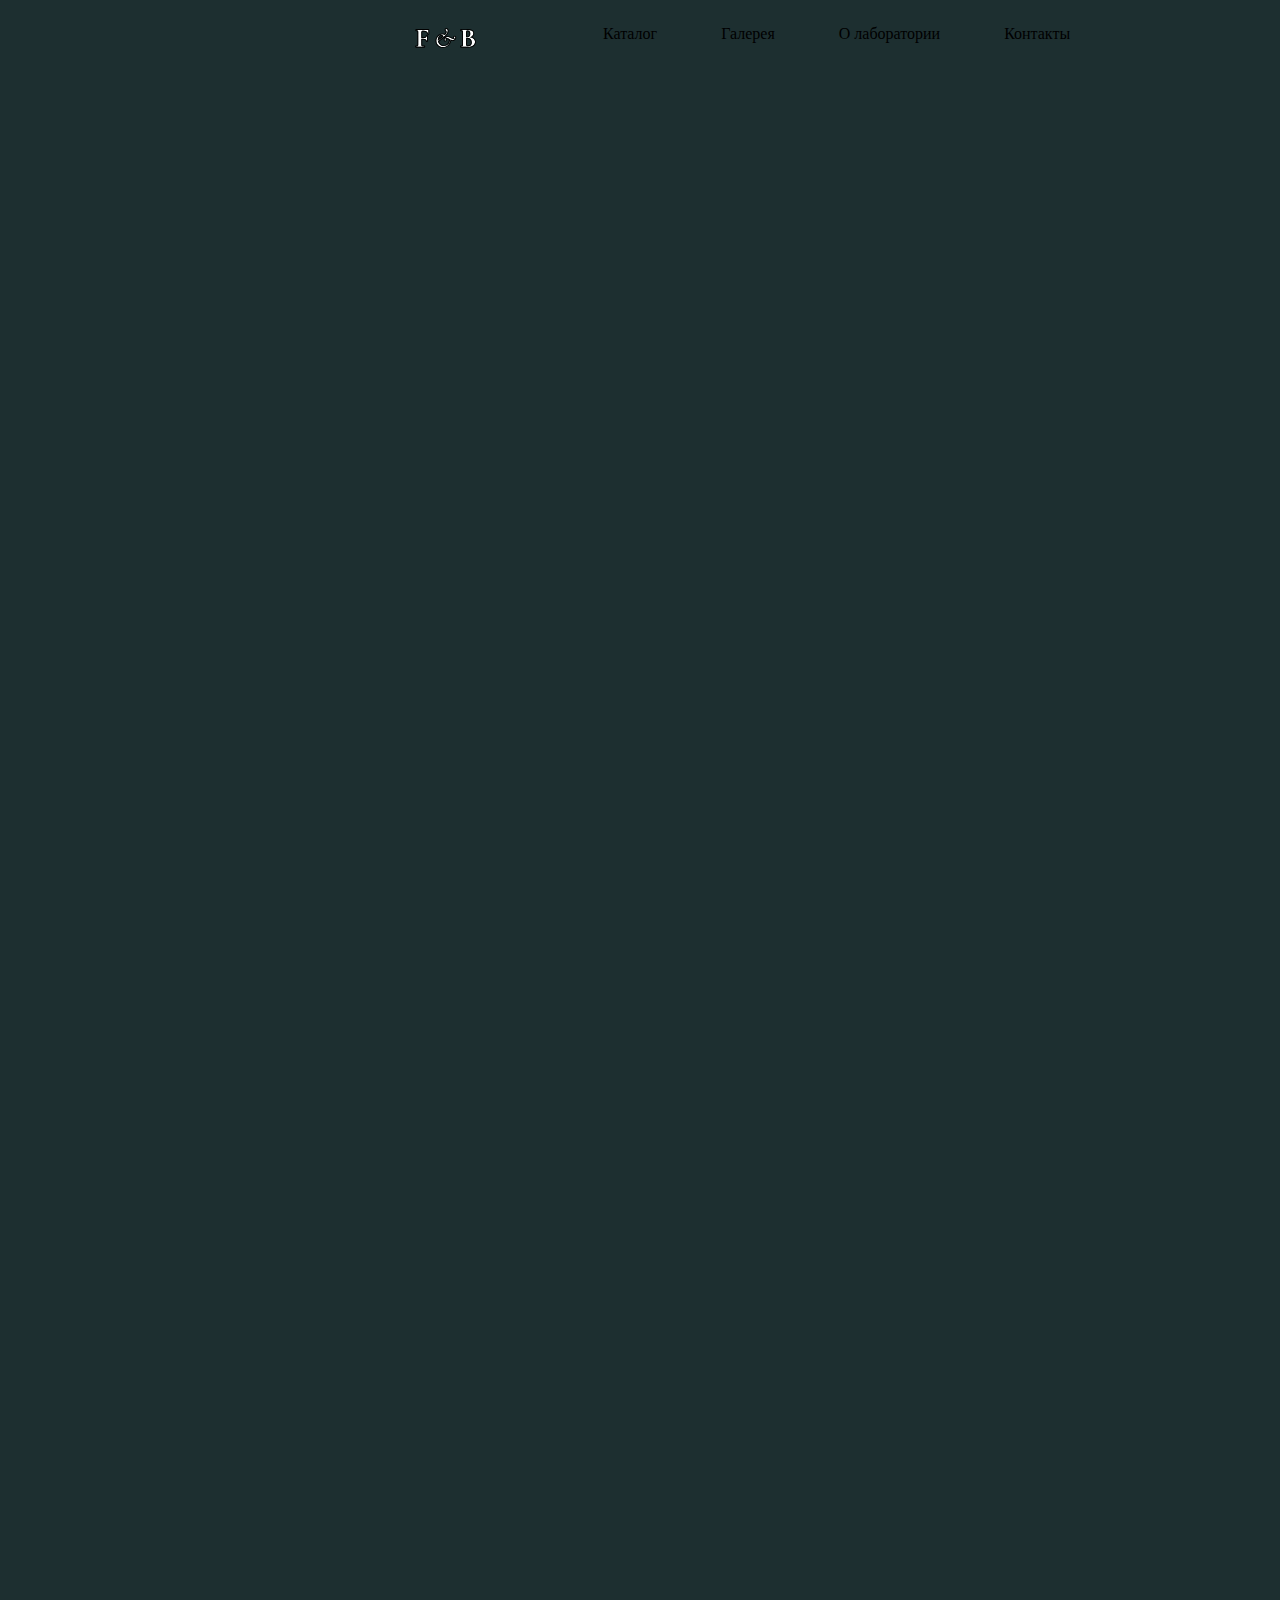
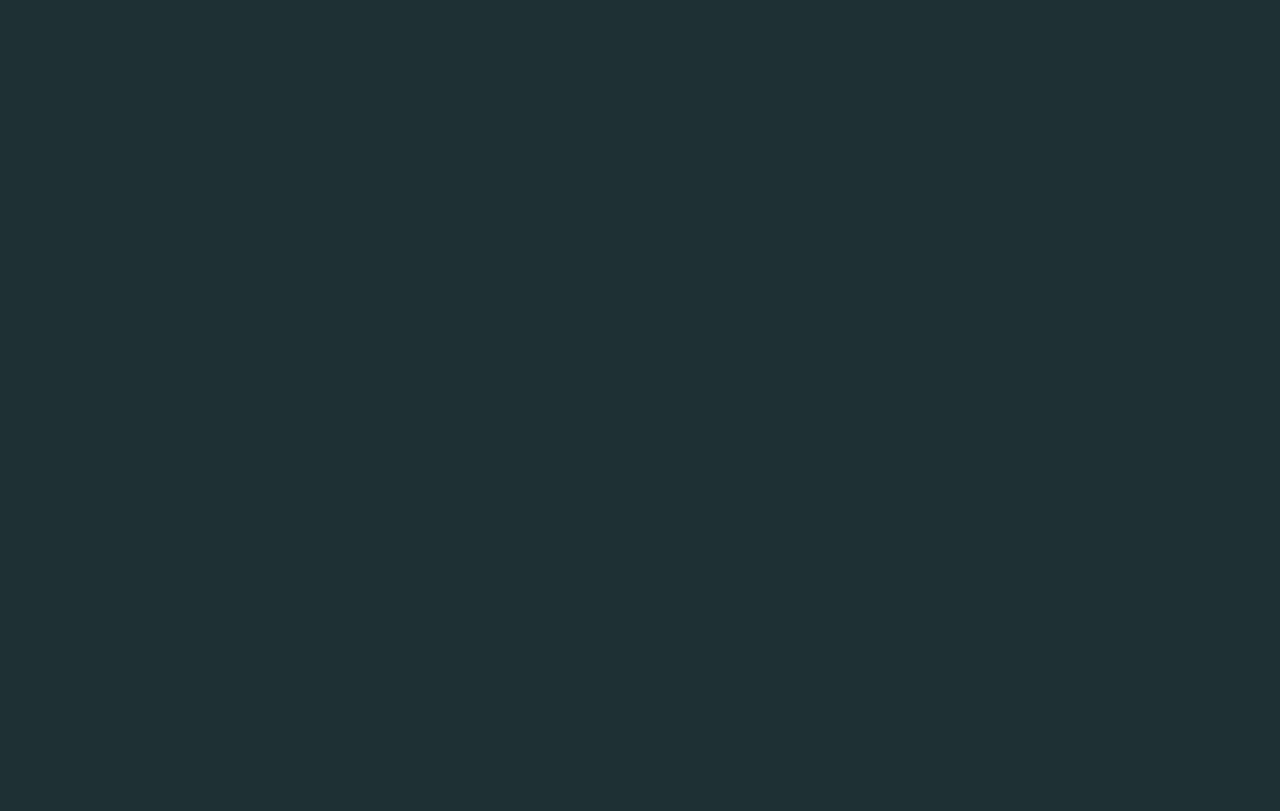
<file: Website/HTML/index.html>
<!DOCTYPE html>
<html lang="en">
<head>
    <meta charset="UTF-8">
    <meta name="viewport" content="width=device-width, initial-scale=1.0">
    <title>Document</title>
    <link rel="stylesheet" href="style.css">
</head>

<body>

 <header>

        <img class="header-logo1" src="../IMAGES/logo.svg">

        <ul class="header-window-text1">
            <a>Каталог</a>
            <a>Галерея</a>
            <a>О лаборатории</a>
            <a>Контакты</a>
        </ul>

        <img class="header-search" src="../IMAGES/search.svg">

        <img class="header-sing-in" src="../IMAGES/log-in.svg">

 </header>

 <main>

    <img src="../IMAGES/first page.png">



 </main>

</body>

</html>
</file>
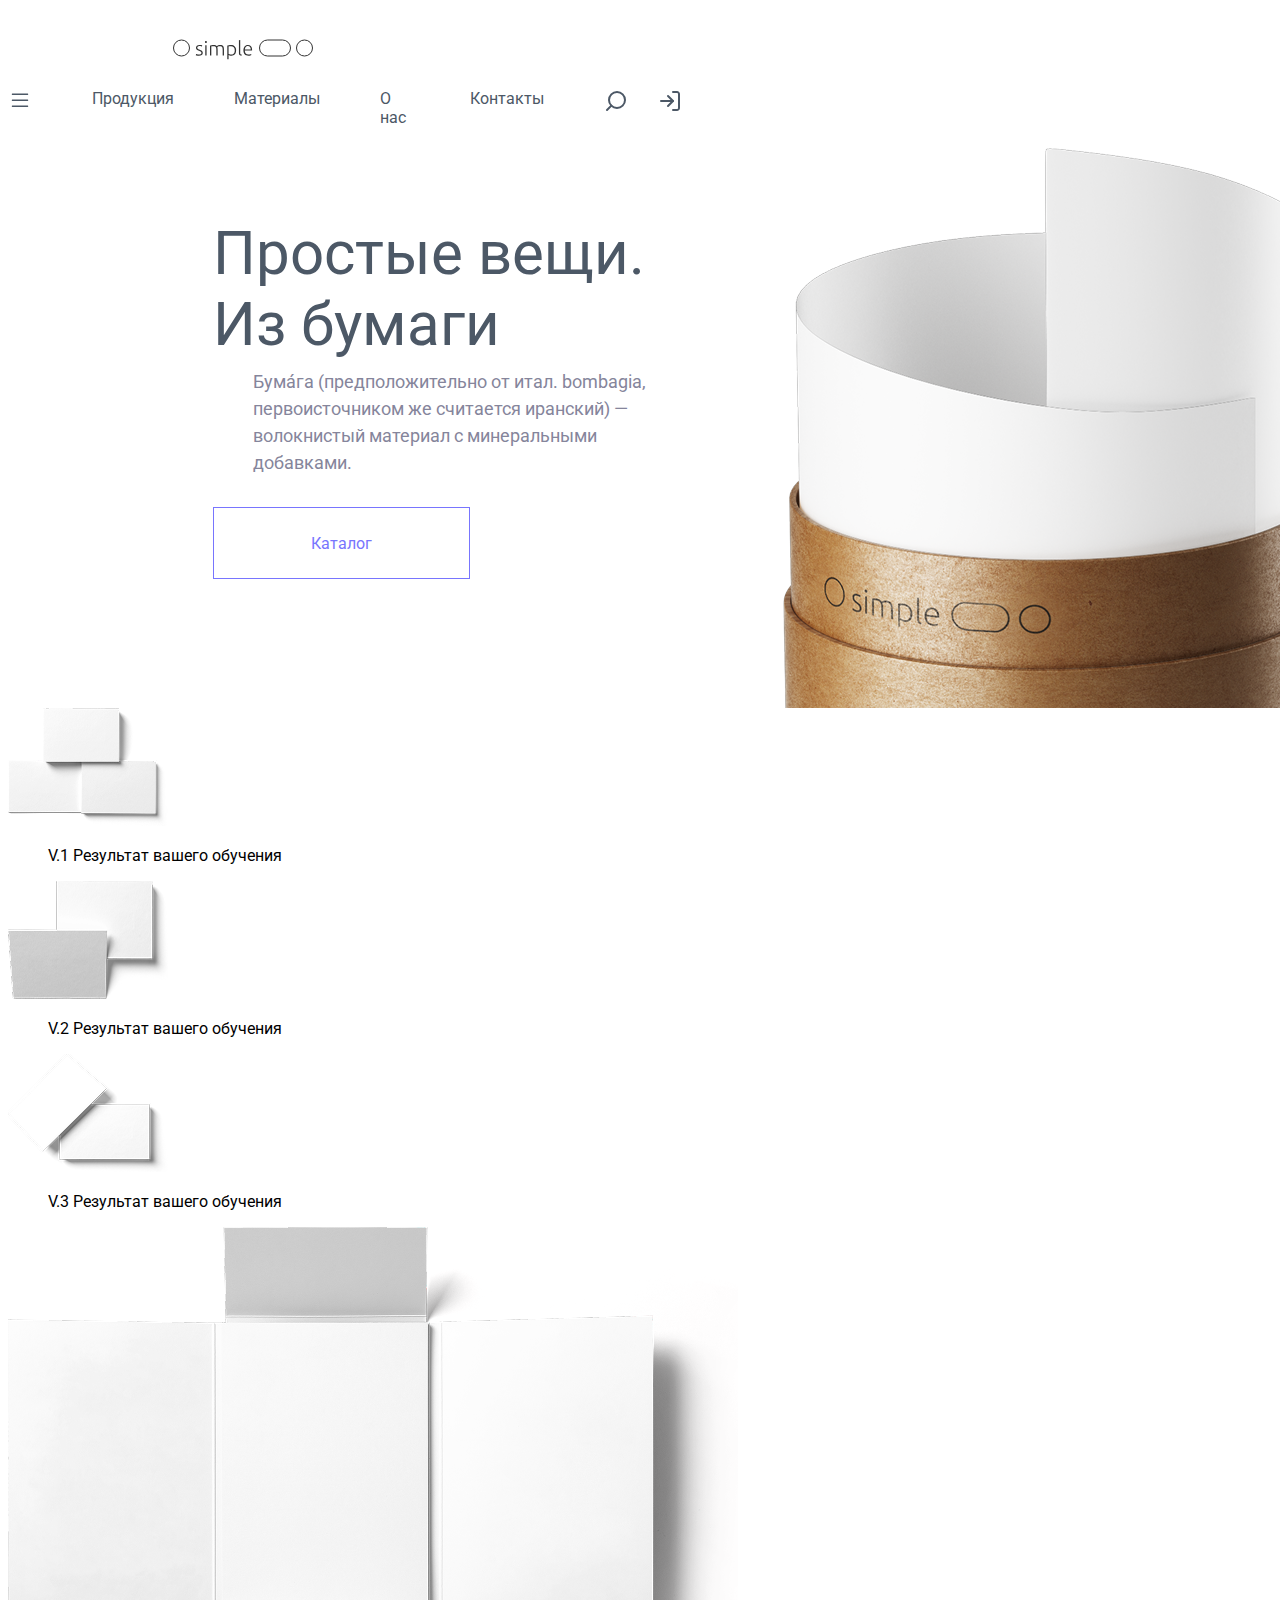
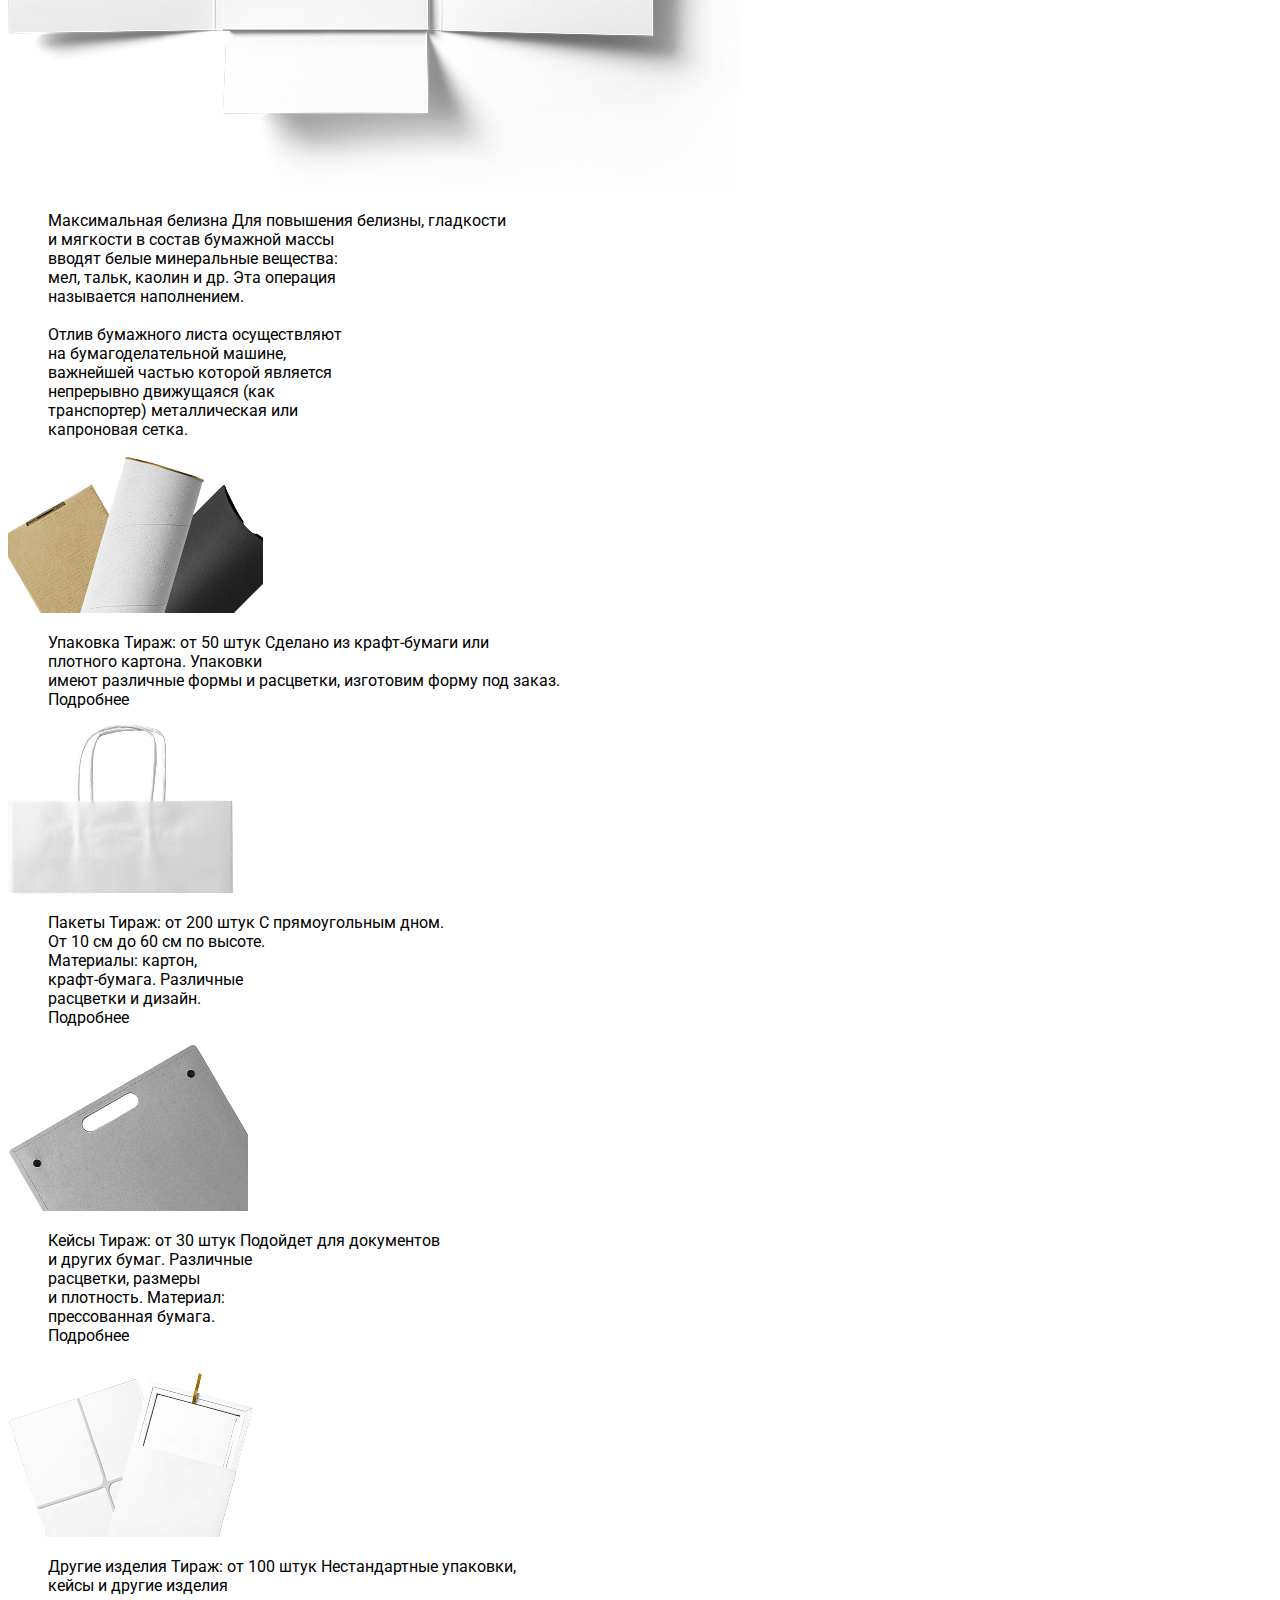
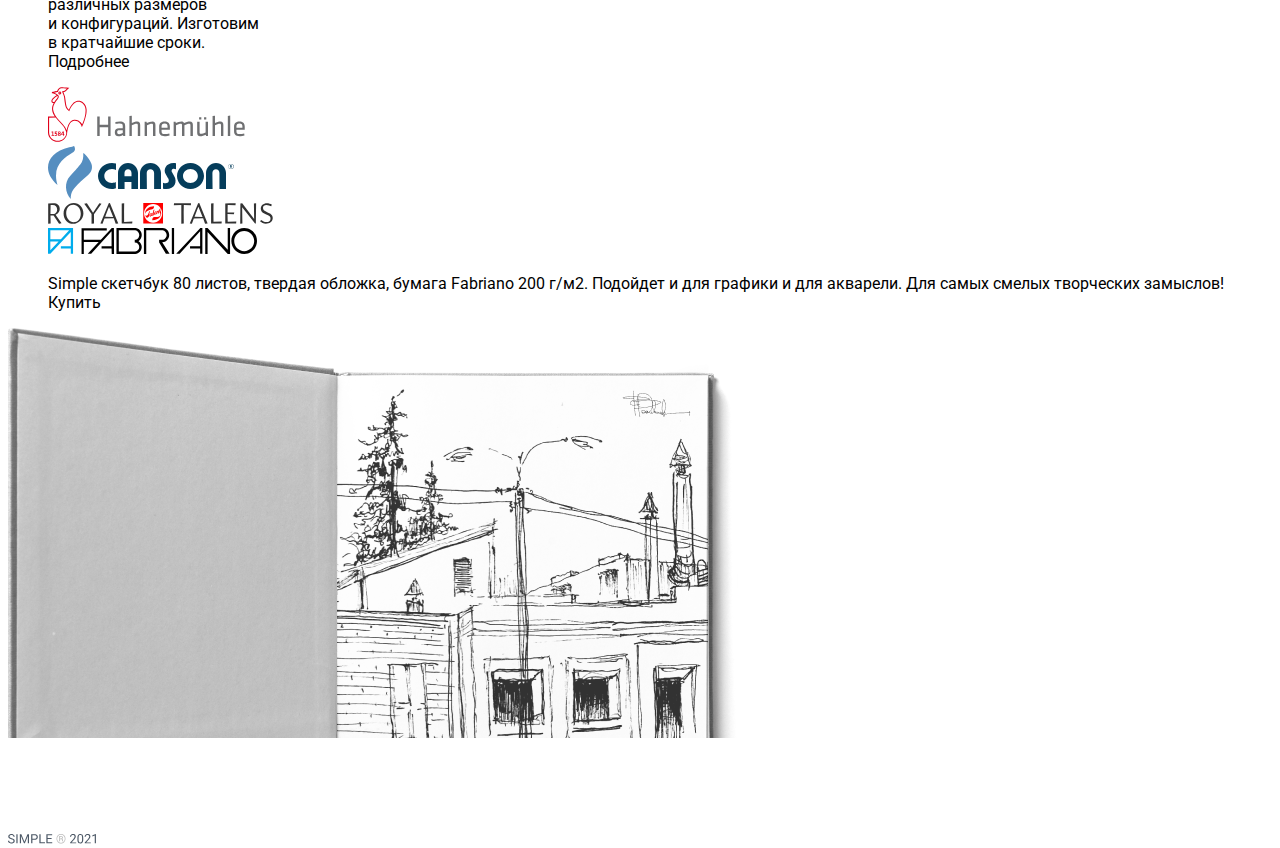
<file: Site-for-Grishin-main/Website/HTML/index.html>
<!DOCTYPE html>
<html lang="en">
<head>
    <meta charset="UTF-8">
    <meta name="viewport" content="width=device-width, initial-scale=1.0">
    <title>Document</title>
        <link rel="stylesheet" href="style.css">
</head>
<body>

<header>

    <div class="header-menu-mobile">

        <div class="header-logo">
            <img src="../IMAGES/logo.svg">
        </div>

        <ul class="header-menu">

            <img class="header-list-mobile" src="../IMAGES/List.svg">

            <a class="header-menu-text">Продукция</a>
            <a class="header-menu-text">Материалы</a>
            <a class="header-menu-text">О нас</a>
            <a class="header-menu-text">Контакты</a>

            <ul class="header-menu-icon">
                <img src="../IMAGES/Search.svg">
                <img src="../IMAGES/log_in.svg">
            </ul>
        </ul>

    </div>

</header>
  
<main>

<!-- Page 1-->

    <div class="main-image-wd1">

        <ul class="main-image-text-wd1">

            <a class="main-image-text1">
                Простые вещи.<br>
                Из бумаги
            </a>

            <ul class="main-image-undertext1-wd">

                 <a class="main-image-undertext1">

                    Бума́га (предположительно от итал. bombagia,
                    первоисточником же считается иранский) —
                    волокнистый материал с минеральными
                    добавками. 

                </a>

            </ul>

            <div class="main-image-buttom1">

                <a>Каталог</a>

            </div>    

        </ul>


        <div class="main-image1">

            <img src="../IMAGES/page 1 image.png">

        </div>

    </div>


<!-- Page 2-->

    <div class="main-page2">

        <div class="main-first-image2">

            <div class="main-first-inimage2 ">
            
                 <div class="main-first-underinimage2">

                    <img class="main-first-underimage2" src="../IMAGES/page-2-image-1.png">

                    <ul class="main-first-undertext2">

                        <a class="main-textcolor2">
                             V.1
                        </a>

                        <a class="main-undertextcolor2">
                             Результат вашего обучения
                        </a>

                     </ul> 

                </div>

            </div>

                
            
            <div class="main-second-inimage2">

                <div class="main-second-underinimage2">

                    <img class="main-second-underimage2" src="../IMAGES/page-2-image-2.png">

                    <ul class="main-second-undertext2">

                        <a class="main-textcolor2">
                            V.2
                        </a>

                        <a class="main-undertextcolor2">
                            Результат вашего обучения
                        </a>

                     </ul>

                </div>  

            </div>
   


            <div class="main-third-inimage2">

                <div class="main-third-underinimage2">

                    <img class="main-third-underimage2" src="../IMAGES/page-2-image-3.png">

                    <ul class="main-third-undertext2">

                        <a class="main-textcolor2">
                             V.3
                        </a>

                        <a class="main-undertextcolor2">
                            Результат вашего обучения
                        </a>

                    </ul>
                    
                </div>   

             </div>



        </div>
    
        <div class="main-second-image-wd2-1">

            <img class="main-second-image2-1" src="../IMAGES/page 2 image.png">

            <ul class="main-second-text-wd2-1">
                
                <a class="main-second-textlogo2-1">
                    Максимальная белизна
                </a>

                <a class="main-second-text2-1">
                    Для повышения белизны, гладкости <br>
                    и мягкости в состав бумажной массы <br> 
                    вводят белые минеральные вещества: <br>
                    мел, тальк, каолин и др. Эта операция <br>
                    называется наполнением.<br>
                    <br>
                   Отлив бумажного листа осуществляют <br>
                    на бумагоделательной машине,<br>
                    важнейшей частью которой является <br>
                    непрерывно движущаяся (как <br>
                    транспортер) металлическая или <br>
                    капроновая сетка.
                </a>

            </ul>

        </div>
    
    </div>


<!--Page 3-->

<div class="main-page3">

    <div class="main-third-image3-1">

        <div class="main-third-images-background">

             <img src="../IMAGES/page-3-1-image.png">

        </div>

        <ul class="main-third-image-wd3">

            <a class="main-third-text-logo3">
                Упаковка
            </a>        

            <a class="main-third-text-underlogo3">
                Тираж: от 50 штук
            </a>

            <a class="main-third-text-base3">
                Сделано из крафт-бумаги или<br>
                плотного картона. Упаковки<br>
                имеют различные формы и расцветки, изготовим форму под заказ.
            </a>

                <div class="main-third-image-buttom3">

                    <a>Подробнее</a>

                </div>   

        </ul>

    </div>


    <div class="main-third-image3-2">
        
        <div class="main-third-images-background">

            <img src="../IMAGES/page-3-2-image.png">

        </div>  

        <ul class="main-third-image-wd3">

            <a class="main-third-text-logo3">
                Пакеты
            </a>

            <a class="main-third-text-underlogo3">
                Тираж: от 200 штук
            </a>

            <a class="main-third-text-base3">
                С прямоугольным дном.<br>
                От 10 см до 60 см по высоте. <br>
                Материалы: картон,<br>
                крафт-бумага. Различные<br>
                расцветки и дизайн.
            </a>

                <div class="main-third-image-buttom3">

                    <a>Подробнее</a>

                </div>   

        </ul>

    </div>


    <div class="main-third-image3-3">
        
        <div class="main-third-images-background">

            <img src="../IMAGES/page-3-3-image.png">

        </div>
        
        <ul class="main-third-image-wd3">

            <a class="main-third-text-logo3 ">
                Кейсы
            </a>

            <a class="main-third-text-underlogo3">
                Тираж: от 30 штук
            </a>

            <a class="main-third-text-base3">
                Подойдет для документов <br>
                и других бумаг. Различные <br>
                расцветки, размеры <br>
                и плотность. Материал: <br>
                прессованная бумага.
            </a>

                <div class="main-third-image-buttom3">

                    <a>Подробнее</a>

                </div>   

        </ul>

    </div>


    <div class="main-third-image3-4">

        <div class="main-third-images-background">

             <img src="../IMAGES/page-3-4-image.png">

        </div>

        <ul class="main-third-image-wd3">

            <a class="main-third-text-logo3 ">
                Другие изделия
            </a>

            <a class="main-third-text-underlogo3">
                Тираж: от 100 штук
            </a>

            <a class="main-third-text-base3">
                Нестандартные упаковки,<br>
                кейсы и другие изделия <br>
                различных размеров <br>
                и конфигураций. Изготовим <br>
                в кратчайшие сроки.
            </a>

                <div class="main-third-image-buttom3">

                    <a>Подробнее</a>

                </div>   

        </ul>

    </div>

</div>

<!--Page 4-->

<ul class="main-page4">


    <div class="main-four-image-wd4">

        <img src="../IMAGES/logo1.svg">

    </div>


    <div class="main-four-image-wd4">
        
        <img src="../IMAGES/logo2.svg">

    </div>


    <div class="main-four-image-wd4">
        
        <img src="../IMAGES/logo3.svg">

    </div>



    <div class="main-four-image-wd4">
        
        <img src="../IMAGES/logo4.svg">

    </div>


</ul>

<!--Page 5-->

<div class="main-page5">

        <ul class="main-five-image-wd5">

            <a class="main-five-text-logo5 ">
                Simple скетчбук
            </a>

            <a class="main-five-text-base5">
            80 листов, твердая обложка, бумага  Fabriano 200 г/м2. Подойдет и для графики и для акварели. Для самых смелых творческих замыслов!
            </a>

                <div class="main-five-text-button-wd5">

                    <a class="main-five-text-button5">Купить</a>

                </div>   

        </ul>


    <div class="main-five-base-image-wd5">

        <img src="../IMAGES/page 5 image.png">

    </div>


    

</div>


<!--Footer-->

<footer>

    <div class="footer-wd">

        <div class="footer-logo-wd">
            
            <img clas="footer-logo" src="../IMAGES/Logo white.svg">

        </div>

        <ul class="footer-images">

            <img src="../IMAGES/facebook.svg">
            <img src="../IMAGES/Twitter.svg">
            <img src="../IMAGES/instagram.svg">
            <img src="../IMAGES/youtube.svg">

        </ul>

    </div>

        <div class="end-logo">

            <img src="../IMAGES/Simple ® 2021.svg">

        </div>

</footer>

</main>

</body>

</html>
</file>
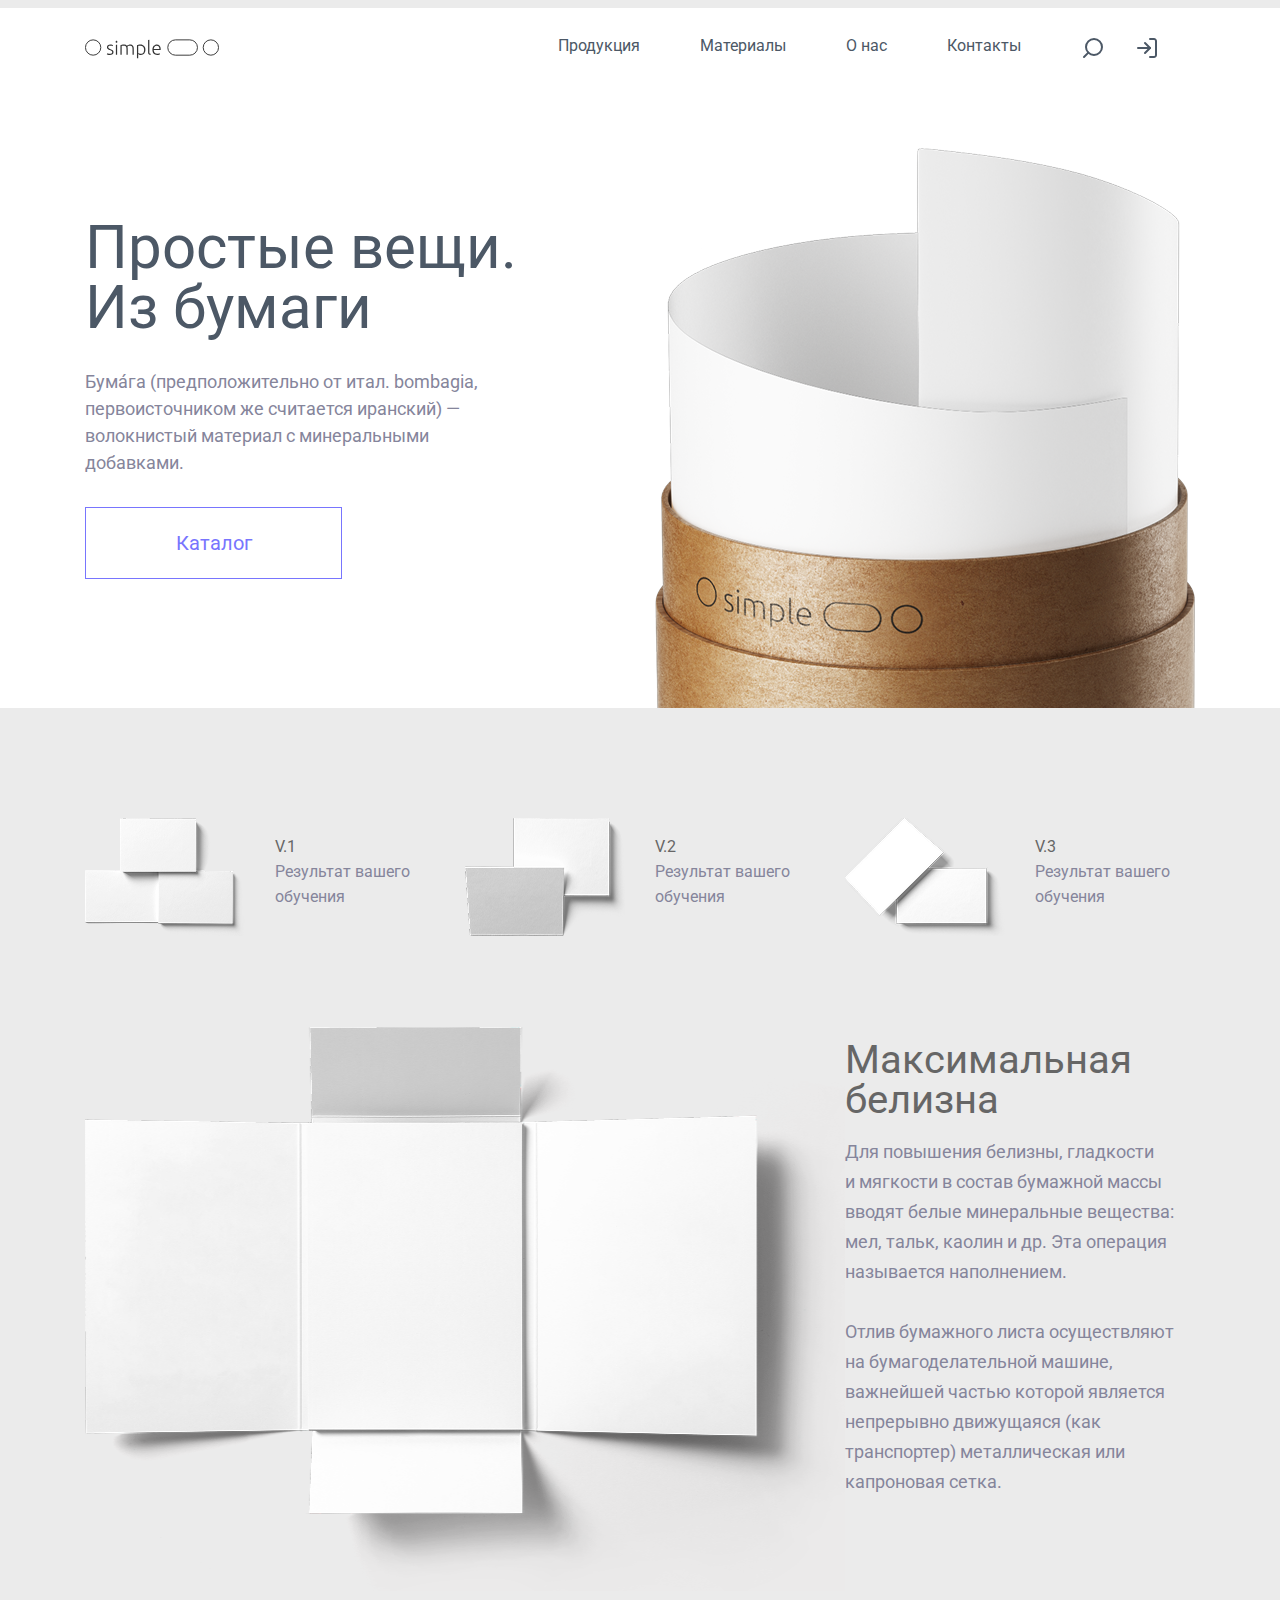
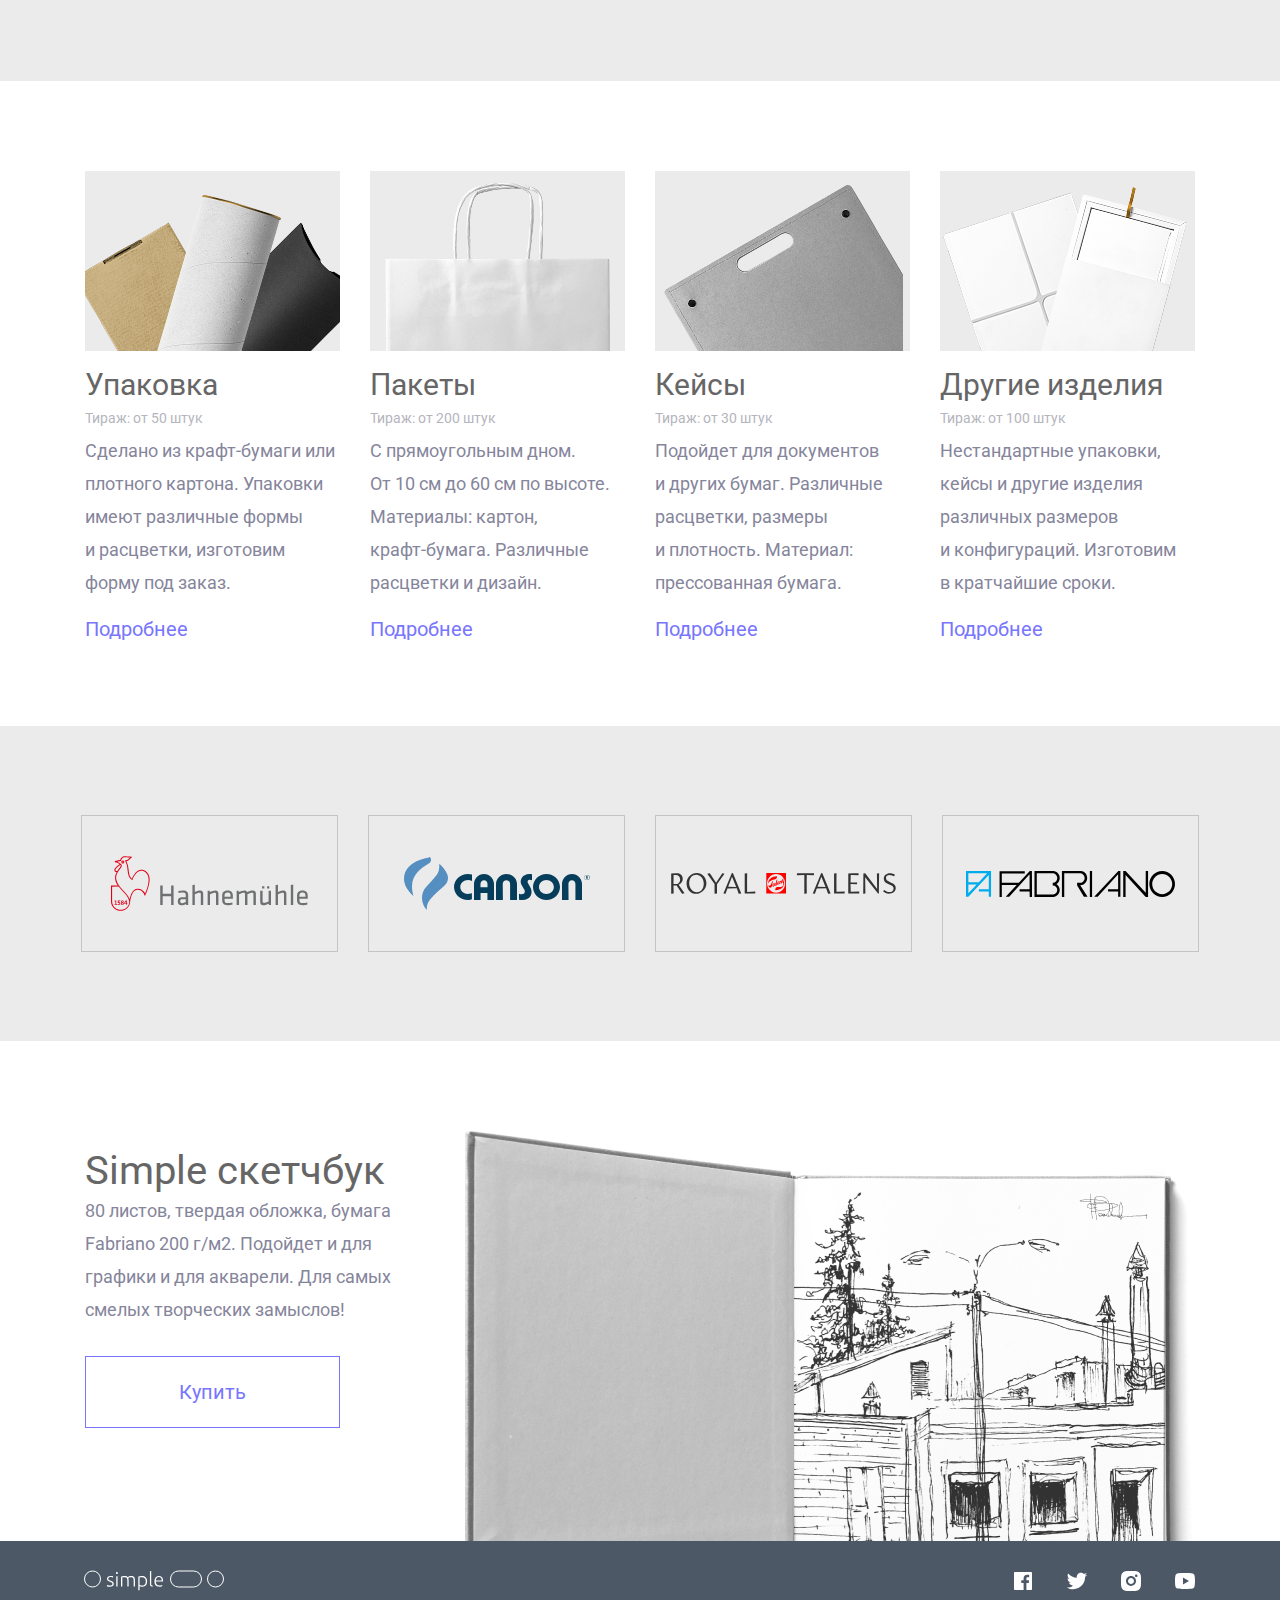
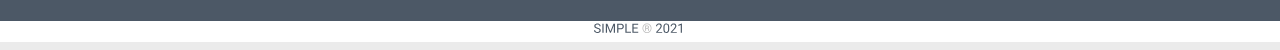
<file: Site-for-Grishin-main/Site-for-Grishin-main/Website/HTML/index.html>
<!DOCTYPE html>
<html lang="en">
<head>
    <meta charset="UTF-8">
    <meta name="viewport" content="width=device-width, initial-scale=1.0">
    <title>Document</title>
        <link rel="stylesheet" href="style.css">
</head>
<body>

<header>

    <div class="header-menu-mobile">

        <div class="header-logo">
            <img src="../IMAGES/logo.svg">
        </div>

        <ul class="header-menu">

            <img class="header-list-mobile" src="../IMAGES/List.svg">

            <a class="header-menu-text">Продукция</a>
            <a class="header-menu-text">Материалы</a>
            <a class="header-menu-text">О нас</a>
            <a class="header-menu-text">Контакты</a>

            <ul class="header-menu-icon">
                <img src="../IMAGES/Search.svg">
                <img src="../IMAGES/log_in.svg">
            </ul>
        </ul>

    </div>

</header>
  
<main>

<!-- Page 1-->

    <div class="main-image-wd1">

        <ul class="main-image-text-wd1">

            <a class="main-image-text1">
                Простые вещи.<br>
                Из бумаги
            </a>

            <ul class="main-image-undertext1-wd">

                 <a class="main-image-undertext1">

                    Бума́га (предположительно от итал. bombagia,
                    первоисточником же считается иранский) —
                    волокнистый материал с минеральными
                    добавками. 

                </a>

            </ul>

            <div class="main-image-buttom1">

                <a>Каталог</a>

            </div>    

        </ul>


        <div class="main-image1">

            <img src="../IMAGES/page 1 image.png">

        </div>

    </div>


<!-- Page 2-->

    <div class="main-page2">

        <div class="main-first-image2">

            <div class="main-first-inimage2 ">
            
                 <div class="main-first-underinimage2">

                    <img class="main-first-underimage2" src="../IMAGES/page-2-image-1.png">

                    <ul class="main-first-undertext2">

                        <a class="main-textcolor2">
                             V.1
                        </a>

                        <a class="main-undertextcolor2">
                             Результат вашего обучения
                        </a>

                     </ul> 

                </div>

            </div>

                
            
            <div class="main-second-inimage2">

                <div class="main-second-underinimage2">

                    <img class="main-second-underimage2" src="../IMAGES/page-2-image-2.png">

                    <ul class="main-second-undertext2">

                        <a class="main-textcolor2">
                            V.2
                        </a>

                        <a class="main-undertextcolor2">
                            Результат вашего обучения
                        </a>

                     </ul>

                </div>  

            </div>
   


            <div class="main-third-inimage2">

                <div class="main-third-underinimage2">

                    <img class="main-third-underimage2" src="../IMAGES/page-2-image-3.png">

                    <ul class="main-third-undertext2">

                        <a class="main-textcolor2">
                             V.3
                        </a>

                        <a class="main-undertextcolor2">
                            Результат вашего обучения
                        </a>

                    </ul>
                    
                </div>   

             </div>



        </div>
    
        <div class="main-second-image-wd2-1">

            <img class="main-second-image2-1" src="../IMAGES/page 2 image.png">

            <ul class="main-second-text-wd2-1">
                
                <a class="main-second-textlogo2-1">
                    Максимальная белизна
                </a>

                <a class="main-second-text2-1">
                    Для повышения белизны, гладкости
                    и мягкости в состав бумажной массы 
                    вводят белые минеральные вещества: 
                    мел, тальк, каолин и др. Эта операция 
                    называется наполнением.
                    <br> <br>
                   Отлив бумажного листа осуществляют 
                    на бумагоделательной машине,
                    важнейшей частью которой является 
                    непрерывно движущаяся (как 
                    транспортер) металлическая или 
                    капроновая сетка.
                </a>

            </ul>

        </div>
    
    </div>


<!--Page 3-->

<div class="main-page3">

    <div class="main-third-image3-1">

        <div class="main-third-images-background">

             <img src="../IMAGES/page-3-1-image.png">

        </div>

        <ul class="main-third-image-wd3">

            <a class="main-third-text-logo3">
                Упаковка
            </a>        

            <a class="main-third-text-underlogo3">
                Тираж: от 50 штук
            </a>

            <a class="main-third-text-base3">
                Сделано из крафт-бумаги или<br>
                плотного картона. Упаковки<br>
                имеют различные формы и расцветки, изготовим форму под заказ.
            </a>

                <div class="main-third-image-buttom3">

                    <a>Подробнее</a>

                </div>   

        </ul>

    </div>


    <div class="main-third-image3-2">
        
        <div class="main-third-images-background">

            <img src="../IMAGES/page-3-2-image.png">

        </div>  

        <ul class="main-third-image-wd3">

            <a class="main-third-text-logo3">
                Пакеты
            </a>

            <a class="main-third-text-underlogo3">
                Тираж: от 200 штук
            </a>

            <a class="main-third-text-base3">
                С прямоугольным дном.<br>
                От 10 см до 60 см по высоте. <br>
                Материалы: картон,<br>
                крафт-бумага. Различные<br>
                расцветки и дизайн.
            </a>

                <div class="main-third-image-buttom3">

                    <a>Подробнее</a>

                </div>   

        </ul>

    </div>


    <div class="main-third-image3-3">
        
        <div class="main-third-images-background">

            <img src="../IMAGES/page-3-3-image.png">

        </div>
        
        <ul class="main-third-image-wd3">

            <a class="main-third-text-logo3 ">
                Кейсы
            </a>

            <a class="main-third-text-underlogo3">
                Тираж: от 30 штук
            </a>

            <a class="main-third-text-base3">
                Подойдет для документов <br>
                и других бумаг. Различные <br>
                расцветки, размеры <br>
                и плотность. Материал: <br>
                прессованная бумага.
            </a>

                <div class="main-third-image-buttom3">

                    <a>Подробнее</a>

                </div>   

        </ul>

    </div>


    <div class="main-third-image3-4">

        <div class="main-third-images-background">

             <img src="../IMAGES/page-3-4-image.png">

        </div>

        <ul class="main-third-image-wd3">

            <a class="main-third-text-logo3 ">
                Другие изделия
            </a>

            <a class="main-third-text-underlogo3">
                Тираж: от 100 штук
            </a>

            <a class="main-third-text-base3">
                Нестандартные упаковки,<br>
                кейсы и другие изделия <br>
                различных размеров <br>
                и конфигураций. Изготовим <br>
                в кратчайшие сроки.
            </a>

                <div class="main-third-image-buttom3">

                    <a>Подробнее</a>

                </div>   

        </ul>

    </div>

</div>

<!--Page 4-->

<ul class="main-page4">


    <div class="main-four-image-wd4">

        <img class="main-four-image-in" src="../IMAGES/logo1.svg">

    </div>


    <div class="main-four-image-wd4">
        
        <img class="main-four-image-in" src="../IMAGES/logo2.svg">

    </div>


    <div class="main-four-image-wd4">
        
        <img class="main-four-image-in" src="../IMAGES/logo3.svg">

    </div>



    <div class="main-four-image-wd4">
        
        <img class="main-four-image-in" src="../IMAGES/logo4.svg">

    </div>


</ul>

<!--Page 5-->

<div class="main-page5">

        <ul class="main-five-image-wd5">

            <a class="main-five-text-logo5 ">
                Simple скетчбук
            </a>

            <a class="main-five-text-base5">
            80 листов, твердая обложка, бумага  Fabriano 200 г/м2. Подойдет и для графики и для акварели. Для самых смелых творческих замыслов!
            </a>

                <div class="main-five-text-button-wd5">

                    <a class="main-five-text-button5">Купить</a>

                </div>   

        </ul>


    <div class="main-five-base-image-wd5">

        <img class="main-five-image5" src="../IMAGES/pic.png">

        <img class="main-five-image5-2" src="../IMAGES/page 5 image.png">

    </div>


    

</div>

</main>

<!--Footer-->

<footer>

    <div class="footer-wd">

        <div class="footer-logo-wd">
            
            <img clas="footer-logo" src="../IMAGES/Logo white.svg">

        </div>

        <ul class="footer-images">

            <img src="../IMAGES/facebook.svg">
            <img src="../IMAGES/Twitter.svg">
            <img src="../IMAGES/instagram.svg">
            <img src="../IMAGES/youtube.svg">

        </ul>

    </div>

        <div class="end-logo">

            <img src="../IMAGES/Simple ® 2021.svg">

        </div>

</footer>

</body>

</html>
</file>
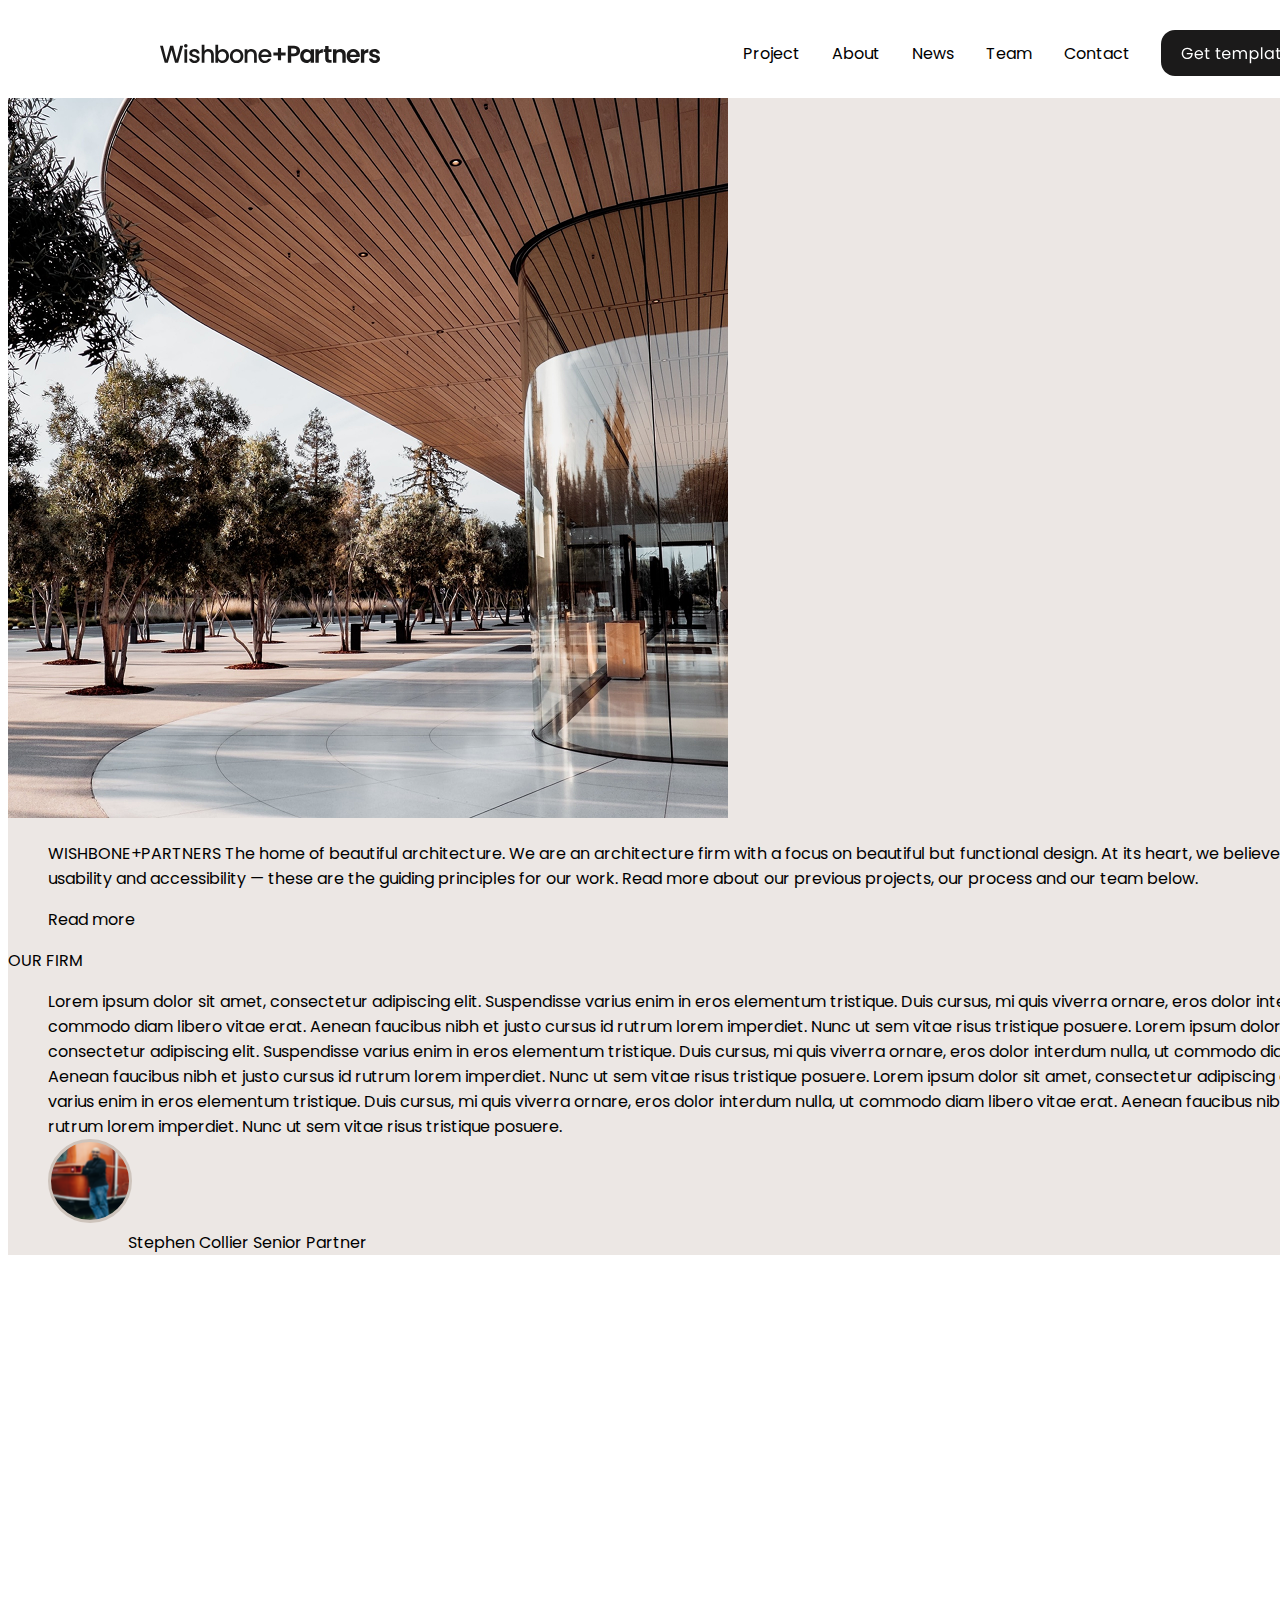
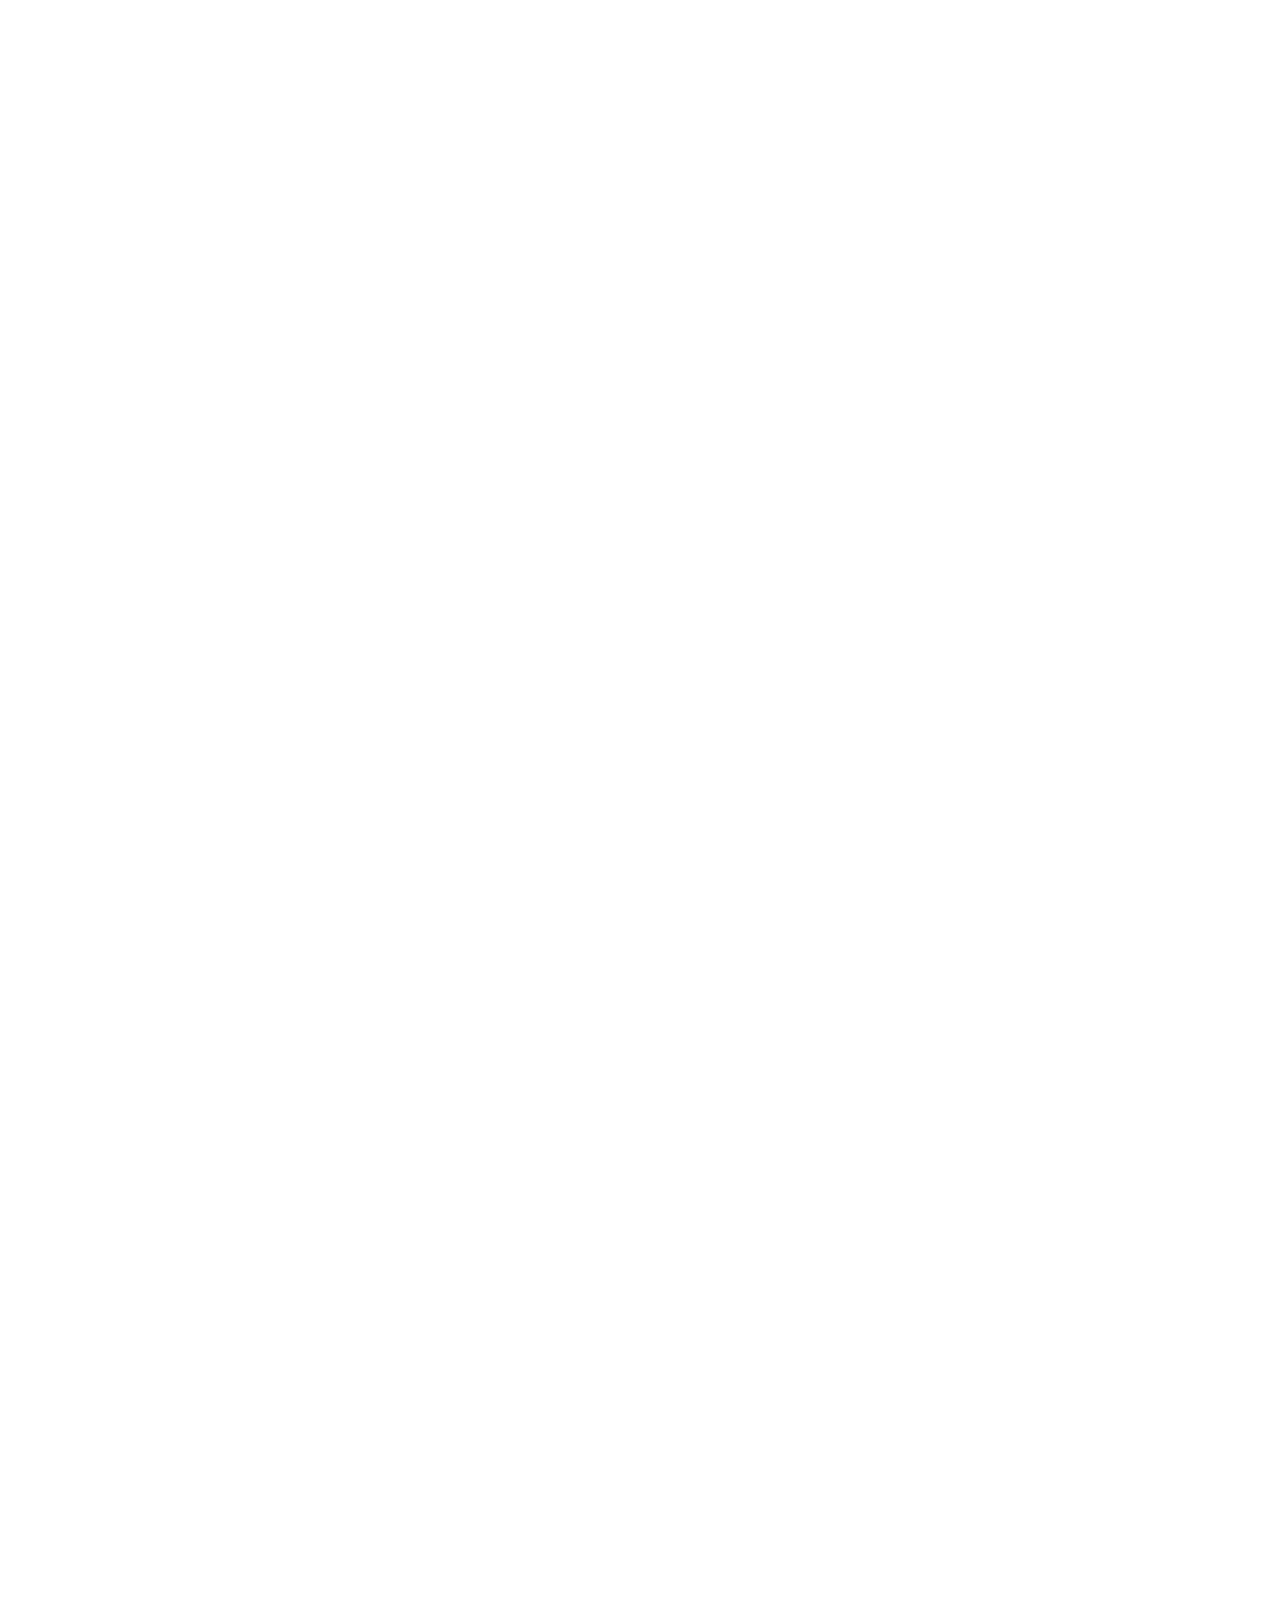
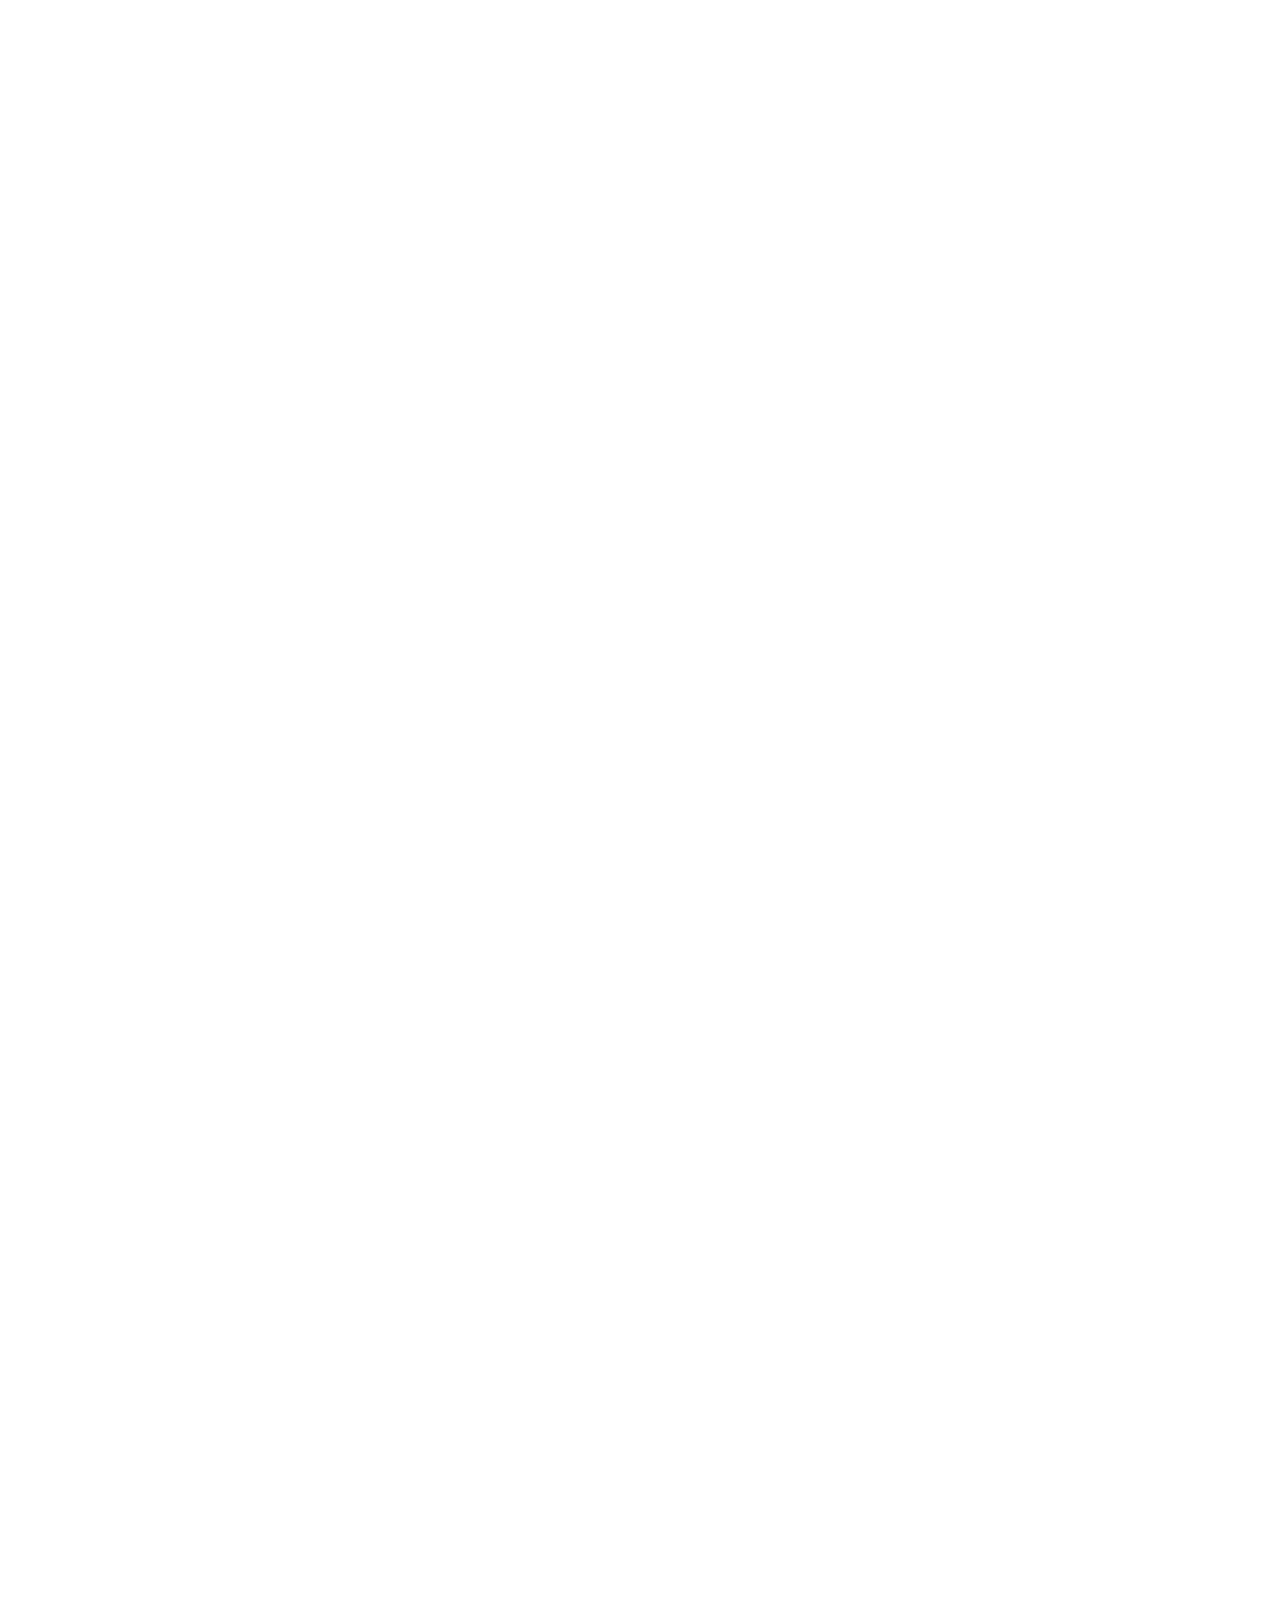
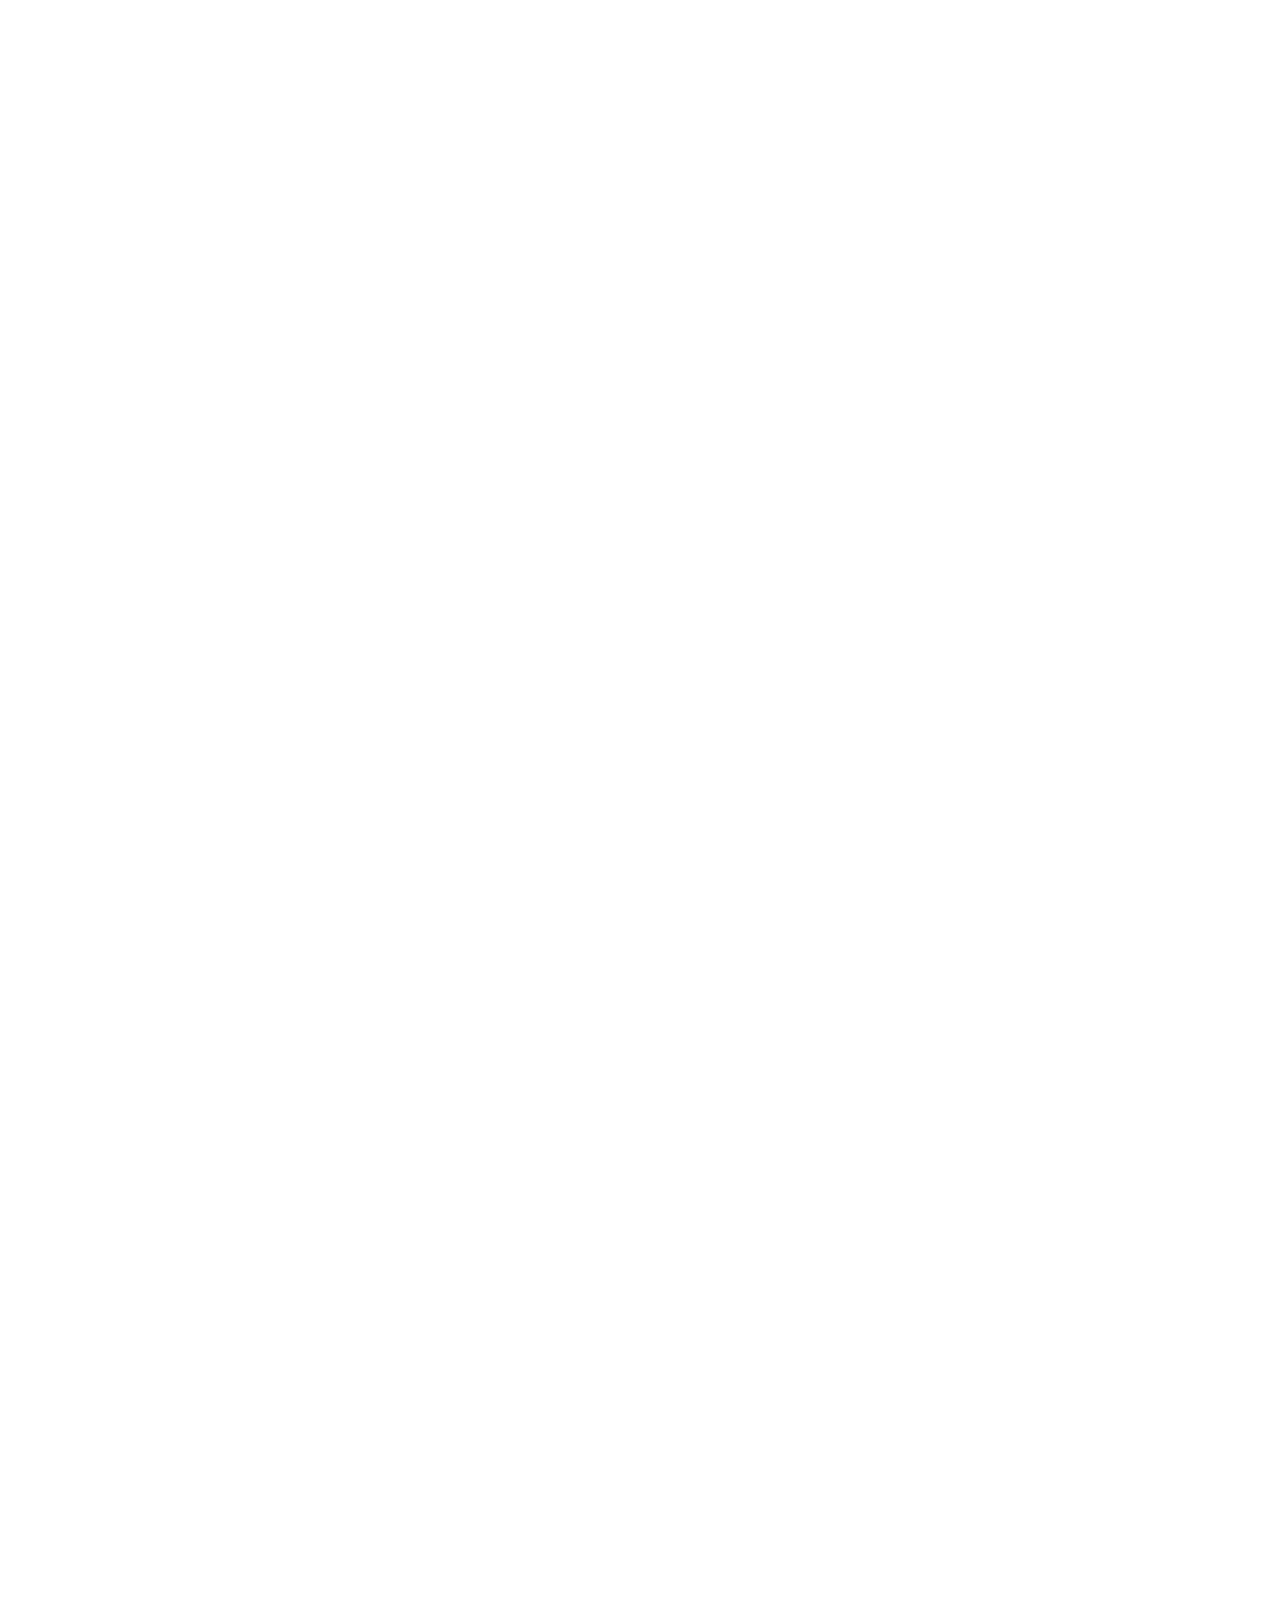
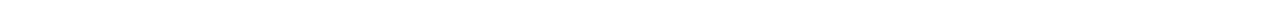
<file: bakshilov/Desktop HTML/verstka.html>
<!DOCTYPE html>
<html lang="en">
<head>
    <meta charset="UTF-8">
    <meta name="viewport" content="width=device-width, initial-scale=1.0">
    <title>Document</title>
    <link rel="stylesheet" href="verstka1.css">
</head>

<body>

    <header>
    
        <div class="header-main">

            <img class="logo-header" src="..\IMAGES\Desktop\logo.svg">

            <div class="header-window">

                <ul class="text-header">
                    <a>Project</a>
                    <a>About</a>
                    <a>News</a>
                    <a>Team</a>
                    <a>Contact</a>    
                </ul>

                <img src="..\IMAGES\Desktop\buttom header.svg">

            </div>

        </div>

    </header>

<main>

    <div class="first-page1">

        <img src="../IMAGES/Desktop/first page.png">

        <div class="first-window1">
            
            <ul>
                <a class="first-text1"> WISHBONE+PARTNERS </a>
                <a class="second-text1"> The home of beautiful architecture.  </a>
                <a class="third-text1"> We are an architecture firm with a focus on beautiful but functional design. At its heart, we believe design is about usability and accessibility — these are the guiding principles for our work. Read more about our previous projects, our process and our team below. </a>
            </ul>
 
            <ul class="second-window1">

                <a class="four-text1">Read more</a>

            </ul>


        </div>


    </div>

    <div class="first-page2">

        <a class="first-logo2">OUR FIRM</a>

        <ul class="first-text2">
            <a>Lorem ipsum dolor sit amet, consectetur adipiscing elit. Suspendisse varius enim in eros elementum tristique. Duis cursus, mi quis viverra ornare, eros dolor interdum nulla, ut commodo diam libero vitae erat. Aenean faucibus nibh et justo cursus id rutrum lorem imperdiet. Nunc ut sem vitae risus tristique posuere.</a>
            <a>Lorem ipsum dolor sit amet, consectetur adipiscing elit. Suspendisse varius enim in eros elementum tristique. Duis cursus, mi quis viverra ornare, eros dolor interdum nulla, ut commodo diam libero vitae erat. Aenean faucibus nibh et justo cursus id rutrum lorem imperdiet. Nunc ut sem vitae risus tristique posuere.</a>
            <a>Lorem ipsum dolor sit amet, consectetur adipiscing elit. Suspendisse varius enim in eros elementum tristique. Duis cursus, mi quis viverra ornare, eros dolor interdum nulla, ut commodo diam libero vitae erat. Aenean faucibus nibh et justo cursus id rutrum lorem imperdiet. Nunc ut sem vitae risus tristique posuere.</a>

            <div class="basement-text-and-images2">

                    <div class="first-image2">

                      <img src="../IMAGES/Desktop/Stephan.svg">

                    </div>

                <ul class="second-image2">

                    <ul class="text-in-basement">
                        <a class="text-basement-color1">Stephen Collier</a>
                        <a class="text-basement-color2">Senior Partner</a>
                    </ul>

                </ul>

            </div>

        </ul>


    </div>

    
</main>

</body>

</html>
</file>
<file: Website/HTML/style.css>
:root {
    --color-blue-green: #1D2F30;
    --color-white: #FFFFFF;
 }
 
 body {
    display: flex;
    background-color: #1D2F30;
    height: 2395px;
    width: 1920px;
}
 header {
    display: flex;
    height: 60px;
    width: 1920px;
}
.header-logo1 {
    display: flex;
    height: 20px;
    width: 65px;
            /*UP RIGHT DOWN LEFT*/
    margin: 20px 125px 20px 405px;
}
.header-window-text1 {
    display: flex;
    height: 24px;
    width: 512px;
    gap: 64px;
    padding: 0;
            /*UP RIGHT DOWN LEFT*/
    margin: 17px 0px 18px 0px;
}

.header-search {
    display: flex;
    height: 24px;
    width: 24px;
            /*UP RIGHT DOWN LEFT*/
    margin: 18px 64px 18px 296px;
}
.header-sing-in {
    display: flex;
    height: 24px;
    width: 24px;
          /*UP RIGHT DOWN LEFT*/
    margin: 18px 405px 18px 0px;
}
</file>
<file: Site-for-Grishin-main/Website/HTML/style.css>
@font-face {
    font-family: 'Roboto';
    src: url(../FONT/Roboto-Regular.woff2);
    font-weight: 400;
    font-style: normal;
    font-display: swap;
}

:root {
    --color-grey-blue: #4C5866;
    --color-light-gray: #85859B;
    --color-light-purple: #7875FE;

    --font-family-base: 'Roboto';
}

body {
    height: 1440px;
    width: 3234px;
    font-family: var(--font-family-base);
}

header {
    display: flex;
    height: 80px;
    width: 1440px;
}

footer {
    height: 101px;
    width: 1440px;
}

/*Header*/

.header-logo {
    display: flex;
    min-height: 22px;
    min-width: 140px;
            /*UP RIGHT DOWN LEFT*/
    margin: 29px 296px 29px 165px;

}

.header-menu {
    display: flex;
    justify-content: center;
    color:#4C5866;
    gap: 60px;
    padding: 0px;
    height: 24px;
    width: 674px;
            /*UP RIGHT DOWN LEFT*/
    margin: 28px 165px 28px 0px;
}

.header-menu-icon {
    display: flex;
    height: 24px;
    width: 78px;
    gap: 30px;
    padding: 0px;
}

/*Header end*/

.main-image-wd1 {
    display: flex;
    height: 620px;
    width: 1440px;
}

.main-image1 {
    height: 560px;
    width: 540px;
            /*UP RIGHT DOWN LEFT*/
    margin: 60px 165px 0px 0px;
}

.main-image-text-wd1 {
    display: flex;
    flex-flow: column;
    row-gap: 30px;
    height: 361px;
    width: 445px;
             /*UP RIGHT DOWN LEFT*/
    margin: 130px 125px 129px 165px;
}

.main-image-text1 {
    height: 120px;
    width: 444px;
    font-size: 60px;
    color: #4C5866;
}

.main-image-undertext1-wd {
    height: 110px;
    width: 445px;

}

.main-image-undertext1 {
    font-size: 18px;
    line-height: 150%;
    color: #85859B;
}

.main-image-buttom1 {
    display: flex;
    justify-content: center;
    align-items: center;
    color:#7875FE;
    border: 1px solid #7875FE;
    height: 70px;
    width: 255px;
}
</file>
<file: Site-for-Grishin-main/Site-for-Grishin-main/Website/HTML/style.css>
@font-face {
    font-family: 'Roboto';
    src: url(../FONT/Roboto-Regular.woff2);
    font-weight: 400;
    font-style: normal;
    font-display: swap;
}

@media (max-width: 5000px) and (min-width: 320px) {
  
    :root {
        --color-light-gray: #EBEBEB;
        --color-grey-blue: #4C5866;
        --color-light-gray: #85859B;
        --color-light-purple: #7875FE;
        --color-dark-grey: #666666;
        --color-holy-grey: #B5B5BD;
        --color-holy-light-grey: #C4C4C4;
        --color-bad-grey: #C0C0C0;

        --font-family-base: 'Roboto';
    }

    body {
        display: flex;
        flex-flow: column;
        align-items: center;
        justify-content: center;
        height: 3234px;
        background-color: #EBEBEB;
        font-family: var(--font-family-base);
    }

    header {
        display: flex;
        background-color: white;
        height: 80px;
        width: 1440px;
    }

    footer {
        display: flex;
        flex-flow: column;
        background-color: white;
        height: 101px;
        width: 1440px;
    }

    /*Header*/

    .header-logo {
        display: flex;
        min-height: 22px;
        min-width: 140px;
                /*UP RIGHT DOWN LEFT*/
        margin: 29px 296px 29px 165px;

    }

    .header-menu {
        display: flex;
        justify-content: center;
        color:#4C5866;
        gap: 60px;
        padding: 0px;
        height: 24px;
        width: 674px;
                /*UP RIGHT DOWN LEFT*/
        margin: 28px 165px 28px 0px;
    }

    .header-menu-icon {
        display: flex;
        height: 24px;
        width: 78px;
        gap: 30px;
        padding: 0px;
    }

    .header-list-mobile {
        display: none;
    }

    .header-menu-mobile{
        display: flex;
    }

    /*Header end*/


    /*Page 1*/

    .main-image-wd1 {
        display: flex;
        background-color: white;
        height: 620px;
        width: 1440px;
    }

    .main-image1 {
        height: 560px;
        width: 540px;
                /*UP RIGHT DOWN LEFT*/
        margin: 60px 165px 0px 0px;
    }

    .main-image-text-wd1 {
        display: flex;
        flex-flow: column;
        padding: 0px;
        row-gap: 30px;
        height: 361px;
        width: 445px;
                /*UP RIGHT DOWN LEFT*/
        margin: 130px 125px 129px 165px;
    }

    .main-image-text1 {
        height: 120px;
        width: 444px;
        line-height: 60px;
        font-size: 60px;
        color: #4C5866;
    }

    .main-image-undertext1-wd {
        padding: 0px;
        height: 110px;
        width: 445px;

    }

    .main-image-undertext1 {
        font-size: 18px;
        line-height: 150%;
        color: #85859B;
    }

    .main-image-buttom1 {
        display: flex;
        justify-content: center;
        align-items: center;
        color:#7875FE;
        font-size: 20px;
        border: 1px solid #7875FE;
        height: 70px;
        width: 255px;
    }

    /*Page 2*/

    .main-page2 {
        display: flex;
        flex-flow: column;
        row-gap: 90px;
        height: 793px;
        width: 1110px;
                /*UP RIGHT DOWN LEFT*/
        margin: 90px 165px 90px 165px;
    }

    /*First group images in page 2*/

    .main-first-image2 {
        display: flex;
        gap: 30px;
        height: 139px;
        width: 1110px;

    }

    .main-textcolor2 {
        color: #666666;
    }

    .main-undertextcolor2 {
        color:#85859B;
    }


    /*First image in group 1*/

    .main-first-inimage2 {
        display: flex;
        align-items: flex-end;
        height: 139px;
        width: 350px;
    }    

    .main-first-underinimage2 {
        display: flex;
        gap: 30px;
        height: 119px;
        width: 350px;  
    }

    .main-first-underimage2 {
        display: flex;
        height: 118px;
        width: 160px; 

    }

    .main-first-undertext2 {
        display: flex;
        flex-flow: column;
        line-height: 25px;
        padding: 0px;
        height: 81px;
        width: 160px;
    }

    /*Second image in group 1*/

    .main-second-inimage2 {
        display: flex;
        align-items: flex-end;
        height: 139px;
        width: 350px;
    }

    .main-second-underinimage2 {
        display: flex;
        gap: 30px;
        height: 119px;
        width: 350px;  
    }

    .main-second-underimage2 {
        display: flex;
        height: 118px;
        width: 160px; 
    }

    .main-second-undertext2 {
        display: flex;
        flex-flow: column;
        line-height: 25px;
        padding: 0px;
        height: 81px;
        width: 160px;
    }

    /*Third image in group 1*/

    .main-third-inimage2 {
        display: flex;
        align-items: flex-end;
        height: 139px;
        width: 350px;   
    }

    .main-third-underinimage2 {
        display: flex;
        gap: 30px;
        height: 119px;
        width: 350px;  
    }

    .main-third-underimage2 {
        display: flex;
        height: 118px;
        width: 160px; 
    }

    .main-third-undertext2 {
        display: flex;
        flex-flow: column;
        line-height: 25px;
        padding: 0px;
        height: 81px;
        width: 160px;
    }

    /*Second group image in page 2*/

    .main-second-image-wd2-1 {
        display: flex;
        height: 564px;
        width: 1110px;
    }

    .main-second-image2-1 {
        display: flex;
        height: 564px;
        width: 1110px;
    }

    .main-second-text-wd2-1 {
        display: flex;
        flex-flow: column;
        row-gap: 20px;
        padding: 0px;
        height: 445px;
        width: 350px;
    }

    .main-second-textlogo2-1 {
        display: flex;
        align-items:center;
        color: #666666;
        height: 74px;
        width: 350px;
        font-size: 40px;
        line-height: 40px;

    }

    .main-second-text2-1 {
        display: flex;
        align-items: flex-start;
        font-size: 18px;
        line-height: 30px;
        color: #85859B;
    }

    /*Page 3*/

    .main-page3 {
        display: flex;
        justify-content: center;
        align-items: center;
        background-color: white;
        gap: 30px;
        height: 645px;
        width: 1440px;

    }

    /*Font settings*/

    .main-third-text-logo3 {
        color:#666666;
        font-size: 30px;

    }

    .main-third-text-underlogo3 {
        color: #B5B5BD;
        font-size: 14px;

    }

    .main-third-text-base3 {
        color: #85859B;
        line-height: 33px;
        font-size: 18px;
    }

    /*Images settings*/

    .main-third-images-background {
        display: flex;
        justify-content: center;
        align-items: end;
        height: 180px;
        width: 255px;
        background-color: #EBEBEB;
    }


    .main-third-image3-1 {
        display: block;
        flex-flow: column;
        height: 465px;
        width: 255px;

    }

    .main-third-image3-2 {
        display: block;
        flex-flow: column;
        height: 465px;
        width: 255px;
    }

    .main-third-image3-3 {
        display: block;
        flex-flow: column;
        height: 465px;
        width: 255px;    
    }

    .main-third-image3-4 {
        display: block;
        flex-flow: column;
        height: 465px;
        width: 255px;    
    }

    .main-third-image-wd3 {
        display: flex;
        flex-flow: column;
        padding: 0px;
        gap: 8px;
    }

    /*Button*/

    .main-third-image-buttom3 {
        display: flex;
        justify-content: start;
        align-items: center;
        color:#7875FE;
        font-size: 20px;
        height: 23px;
        width: 129px;
        padding-top: 10px;
    }

    /*Page 4*/

    .main-page4 {
        display: flex;
        justify-content: center;
        align-items: center;
        padding: 0px;
        gap: 30px;
        height: 135px;
        width: 1440px;
                /*UP RIGHT DOWN LEFT*/
        margin: 90px 0px 90px 0px;

    }

    .main-four-image-wd4 {
        display: flex;
        justify-content: center;
        align-items: center;
        height: 135px;
        width: 255px;
        border: 0.5px solid #C4C4C4;
    }

    .main-four-image-in {
        display: flex;
    }

    /*Page 5*/

    .main-page5 {
        display: flex;
        justify-content: center;
        background-color: white;
        gap: 30px;
        height: 500px;
        width: 1440px;
    }

    .main-five-base-image-wd5 {
        display: flex;
        padding-top: 90px;
        height: 410px;
        width: 730px;
    }

    .main-five-image-wd5 { 
        display: flex;
        flex-flow: column;
        padding: 0px;
        padding-top: 90px;
        height: 272px;
        width: 350px;
    }

    .main-five-image5 {
        display: none;

    }

    .main-five-text-base5 {
        color: #85859B;
        line-height: 33px;
        font-size: 18px;
    }

    .main-five-text-logo5 {
        color:#666666;
        font-size: 40px;
    }

    .main-five-text-button-wd5 {
        display: flex;
        padding-top: 30px;
        height: 70px;
        width: 255px;

    }

    .main-five-text-button5 {
        display: flex;
        justify-content: center;
        align-items: center;
        color:#7875FE;
        border: 1px solid #7875FE;
        font-size: 20px;
        padding: 0px;
        height: 70px;
        width: 255px;

    }

    /*Footer*/

    .footer-wd {
        display: flex;
        align-items: center;
        justify-content: center;
        background-color: #4C5866;
        gap: 787px;
        height: 80px;
        width: 1440px;
    }

    .footer-images {
        display: flex;
        gap: 30px;
        padding: 0px;
        height: 24px;
        width: 186px;
    }

    .footer-logo {
        display: flex;
        align-items: center;
        height: 22px;
        width: 140px;
    }

    .end-logo {
        display: flex;
        height: 15px;
        width: 92px;
        margin: 0px 674px 0px 674px
    }
}

@media (max-width: 321px) and (min-width: 0px){

        :root {
        --color-light-gray: #EBEBEB;
        --color-grey-blue: #4C5866;
        --color-light-gray: #85859B;
        --color-light-purple: #7875FE;
        --color-dark-grey: #666666;
        --color-holy-grey: #B5B5BD;
        --color-holy-light-grey: #C4C4C4;

        --font-family-base: 'Roboto';
    }

    body {
        display: flex;
        flex-flow: column;
        justify-content: center;
        align-items: center;
        background-color: #EBEBEB;
        font-family: var(--font-family-base);
        height: 4385px;
    }

    main {
        display: flex;
        flex-flow: column;
        justify-content: center;
        align-items: center;
        background-color: #EBEBEB;
        font-family: var(--font-family-base);
        height: 4172px;

    }

    header {
        display: flex;
        flex-flow: column;
        background-color: white;
        height: 105px;
        width: 320px;
    }

    footer {
        display: flex;
        flex-flow: column;
        background-color: white;
        height: 148px;
        width: 320px;
    }

    /*Header*/

    .header-menu-mobile {
        height: 79px;
        width: 320px;
        row-gap: 30px;
    }

    .header-menu-text {
        display: none;
    }

    .header-logo {
        display: flex;
        justify-content: center; 
    }
    
    .header-menu {
        display: flex;
        justify-content: center;
        gap: 182px;
        padding: 0px;
        height: 30px;
        width: 320px;
    }

    .header-list-mobile {
        display: flex;
        height: 30px;
        width: 30px;
    }

    .header-menu-icon {
        display: flex;
        padding: 0px;
        height: 24px;
        width: 78px;
        gap: 30px;
    }


    /*Page 1*/

    .main-image-wd1 {
        display: flex;
        align-items: center;
        justify-content: center;
        flex-flow: column;
        background-color: white;
        height: 328px;
        width: 320px;
    }

    .main-image-text-wd1 {
        display: flex;
        flex-flow: column;
        gap: 15px;
        padding: 0px;
        height: 230px;
        width: 286px;       

    }

    .main-image-text1 {
        display: flex;
        line-height: 30px;
        font-size: 30px;
        color: #4C5866;
    }

    .main-image-undertext1-wd {
        display: flex;
        padding: 0px;
        height: 84px;
        width: 289px;          

    }

    .main-image-undertext1 {
        font-size: 14px;
        line-height: 20px;
        color: #85859B;
    }

    .main-image-buttom1 {
        display: flex;
        justify-content: center;
        align-items: center;
        color:#7875FE;
        font-size: 18px;
        border: 1px solid #7875FE;
        height: 50px;
        width: 144px;
    }

    .main-image-buttom1:hover {
        background-color: #7875FE;
    }

   

    .main-image1 {
        display: none;
    }

    /*Page 2*/


    .main-page2 { 
        display: flex;
        justify-content: end;
        flex-flow: column;
        padding-left: 15px;
        padding-right: 15px;
        padding-top: 60px;
        row-gap: 60px;
        height: 1063px;
        width: 290px;      
    }



    /*First group images in page 2*/


    .main-first-image2 {
        display: flex;
        flex-flow: column;

        row-gap: 20px;
        height: 388px;
        width: 290px;   
    }

    .main-textcolor2 {
        color: #666666;

    }

    .main-undertextcolor2 {
        color:#85859B;

    }

    /*First image in group 1*/

    .main-first-inimage2 {
        display: flex; 
        align-items: flex-end;     
        padding-top: 19px;
        height: 116px;
        width: 290px; 
        border-top: 0.5px solid #C0C0C0;
        
    }

    .main-first-underimage2 {
        display: flex;
        height: 96px;
        width: 130px; 

    }

    .main-first-underinimage2 {
        display: flex;
        gap: 30px;        
        height: 96px;
        width: 130px; 
    }

    .main-first-undertext2 {
        display: flex;
        flex-flow: column;
        line-height: 20px;    
        font-size: 14px;   
        padding: 0px;
        height: 72px;
        width: 130px;
    }

    /*Second image in group 1*/

    .main-second-image2 {
        display: flex;
        height: 116px;
        width: 290px;
    }

    .main-second-inimage2 {
        display: flex;
        align-items: end; 
        padding-top: 19px;       
        height: 116px;
        width: 290px; 
        border-top: 0.5px solid #C0C0C0;

    }

    .main-second-underimage2 {
        display: flex;
        height: 96px;
        width: 130px; 

    }

    .main-second-underinimage2 {
        display: flex;
        height: 96px;
        width: 130px; 
        gap: 30px;

    }

    .main-second-undertext2 {
        display: flex;
        flex-flow: column;
        line-height: 20px;    
        font-size: 14px;  
        padding: 0px;
        height: 72px;
        width: 130px;
    }


    /*Third image in group 1*/


    .main-third-image2 {
        display: flex;
        height: 116px;
        width: 290px;
    }

    .main-third-inimage2 {
        display: flex;
        align-items: end; 
        padding-top: 19px;
        height: 116px;
        width: 290px; 
        align-items: end;
        border-top: 0.5px solid #C0C0C0; 

    }

    .main-third-underimage2 {
        display: flex;
        height: 96px;
        width: 130px; 

    }

    .main-third-underinimage2 {
        display: flex;
        height: 96px;
        width: 130px; 
        gap: 30px;

    }

    .main-third-undertext2 {
        display: flex;
        flex-flow: column;
        line-height: 20px;    
        font-size: 14px;  
        padding: 0px;
        height: 72px;
        width: 130px;
    }

    /*Second group image in page 2*/

    .main-second-image-wd2-1 {
        display: flex;
        flex-flow: column;
        row-gap: 20px;
        height: 615px;
        width: 290px;
    }

      .main-second-image2-1 {
        display: flex;
        height: 223px;
        width: 290px;
    }

    .main-second-text-wd2-1 {
        display: flex;
        flex-flow: column;
        row-gap: 10px;
        padding: 0px;
        height: 372px;
        width: 290px;
    }

    .main-second-textlogo2-1 {
        display: flex;
        color: #666666;
        height: 24px;
        width: 270px;
        font-size: 24px;
        line-height: 30px;

    }

    .main-second-text2-1 {
        display: flex;
        height: 334px;
        width: 290px;
        line-height: 25px;    
        font-size: 14px;   
        color: #85859B;
    }

    /*Page 3*/

    .main-page3 {
        display: flex;
        justify-content: center;
        align-items: center;
        flex-flow: column;
        background-color: white;
        padding-left: 30px;
        row-gap: 60px;
        height: 1948px;
        width: 320px;

    }

    /*Font settings*/

    .main-third-text-logo3 {
        color:#666666;
        font-size: 24px;

    }

    .main-third-text-underlogo3 {
        color: #B5B5BD;
        font-size: 14px;

    }

    .main-third-text-base3 {
        color: #85859B;
        line-height: 23px;
        font-size: 16px;
    }

    /*Images settings*/

    .main-third-images-background {
        display: flex;
        justify-content: center;
        align-items: end;
        height: 180px;
        width: 255px;
        background-color: #EBEBEB;
    }


    .main-third-image3-1 {
        display: block;
        flex-flow: column;
        height: 417px;
        width: 290px;

    }

    .main-third-image3-2 {
        display: block;
        flex-flow: column;
        height: 417px;
        width: 290px;
    }

    .main-third-image3-3 {
        display: block;
        flex-flow: column;
        height: 417px;
        width: 290px; 
    }

    .main-third-image3-4 {
        display: block;
        flex-flow: column;
        height: 417px;
        width: 290px; 
    }

    .main-third-image-wd3 {
        display: flex;
        flex-flow: column;
        padding: 0px;
        gap: 8px;
    }

    /*Button*/

    .main-third-image-buttom3 {
        display: flex;
        justify-content: start;
        align-items: center;
        color:#7875FE;
        font-size: 20px;
        height: 23px;
        width: 129px;
        padding-top: 10px;
    }




     /*Page 4*/

    .main-page4 {
        display: flex;
        justify-content: center;
        align-items: center;
        padding: 0px;
        gap: 30px;
        height: 80px;
        width: 690px;
                /*UP RIGHT DOWN LEFT*/
        margin: 60px 0px 60px 0px;

    }

    .main-four-image-wd4 {
        display: flex;
        justify-content: center;
        align-items: center;
        height: 80px;
        width: 150px;
        border: 0.5px solid #C4C4C4;
    }

    .main-four-image-in {
        display: flex;
        height: 33px;
        width: 116px;
    }

    

    /*Page 5*/

    .main-page5 {
        display: flex;
        align-items: center;
        justify-content: center;
        flex-flow: column-reverse;
        background-color: white;
        height: 573px;
        width: 320px;

    }

    .main-five-base-image-wd5 {
        display: flex;
        height: 221px;
        width: 290px;
    }

    .main-five-image5 {
        display: flex;
        height: 221px;
        width: 290px;
    }

    .main-five-image-wd5 { 
        display: flex;
        flex-flow: column;
        row-gap: 20px;
        padding: 0px;
        height: 221px;
        width: 290px;
    }

    .main-five-image5-2 {
        display: none;

    }

    .main-five-text-base5 {
        color: #85859B;
        line-height: 25px;
        font-size: 16px;
    }

    .main-five-text-logo5 {
        color:#666666;
        font-size: 24px;
    }

    .main-five-text-button-wd5 {
        display: flex;
        padding-top: 30px;
        height: 50px;
        width: 144px;

    }

    .main-five-text-button5 {
        display: flex;
        justify-content: center;
        align-items: center;
        color:#7875FE;
        border: 1px solid #7875FE;
        font-size: 20px;
        padding: 0px;
        height: 50px;
        width: 144px;

    }


    /*Footer*/

    .footer-wd {
        display: flex;
        flex-flow: column;
        align-items: center;
        justify-content: center;
        background-color: #4C5866;
        height: 142px;
        width: 320px;
    }

    .footer-images {
        display: flex;
        gap: 30px;
        padding: 0px;
        height: 24px;
        width: 186px;
    }

    .footer-logo {
        display: flex;
        align-items: center;
        height: 22px;
        width: 140px;
    }

    .end-logo {
        display: flex;
        height: 15px;
        width: 92px;
        margin: 3px 114px 3px 114px;
    }




















    
    
}
</file>
<file: bakshilov/Desktop HTML/verstka1.css>
/*Header*/

/*Custom fonts*/
@font-face {
    font-family: 'Poppin';
    src: url(../FONTS/Poppins-Regular.woff2);
    font-weight: 400;
    font-style: normal;
    font-display: swap;
}

:root{
    --color-medium-beige: #645C55;
    --color-dark-beige: #403E3B;
    --color-white: #FFFFFF;
    --color-light-beige: #ECE7E4;

    --font-family-base: 'Poppin';

}

body{
    width: 1440px;
    height: 6411px;
    font-family: var(--font-family-base);
    background-color: var(--color-white)
}

/*Header*/

header {
    width: 1440px;
    height: 90px;
}

.header-main {
    display:flex;
            /*UP RIGHT DOWN LEFT*/
    margin: 0px 120px 0px 120px;
    max-width: 1200px;
    max-height: 90px;

}
/*Images*/

.header-window {
    display: flex;
    max-height: 50px;
    max-width: 585px;
            /*UP RIGHT DOWN LEFT*/
    margin: 20px 595px 20px 20px;
}

.logo-header {
            /*UP RIGHT DOWN LEFT*/
    margin: 36px 343px 35px 32px;
}


/*Text*/

.text-header {
    display: flex;
    justify-content: left;
    column-gap: 32px;
    padding: 0;
            /*UP RIGHT DOWN LEFT*/
    margin: 13px 31px 13px 0px;
}




/*Header end/

/*Main*/
 
main {
    background-color:#ECE7E4;
    max-height: 6117px;
    max-width: 1440px;
}

 .banner-main {
    display: flex;
    justify-content: flex-end;
  height: 100%;
 }
</file>
